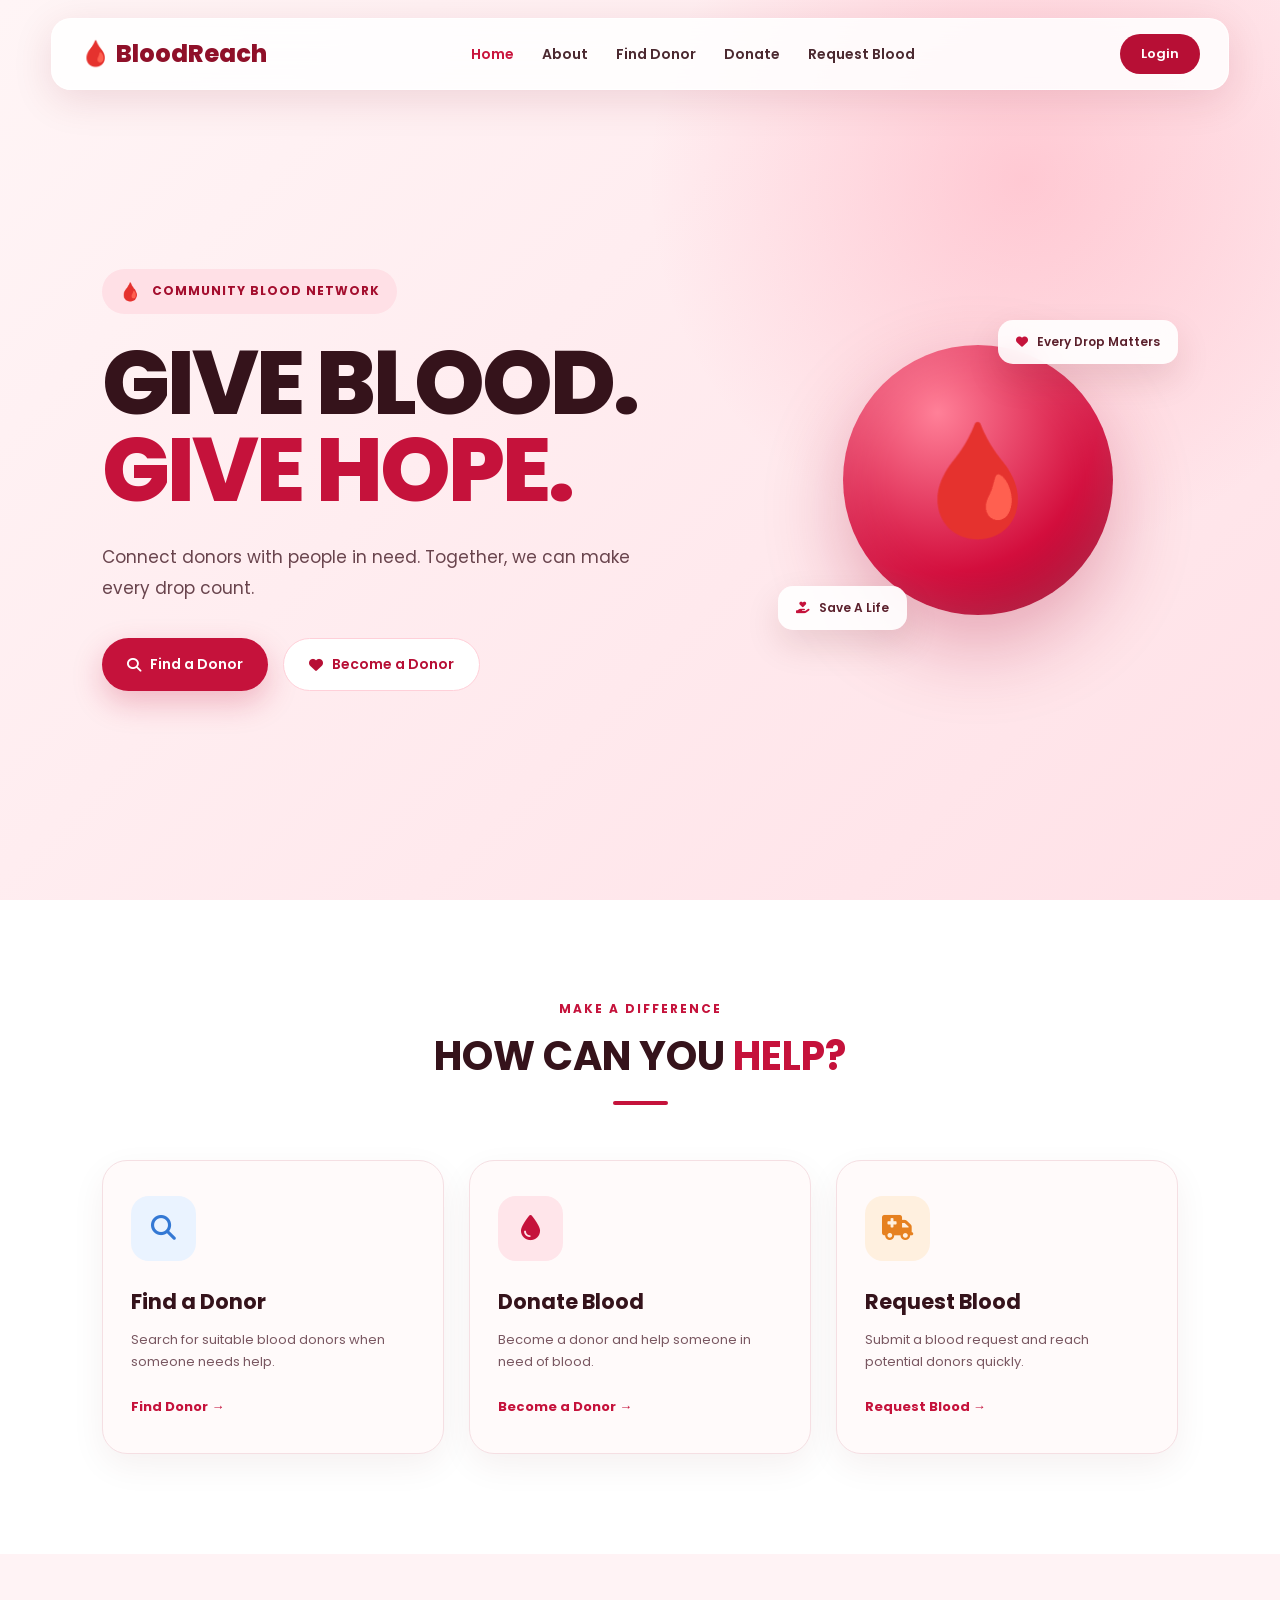
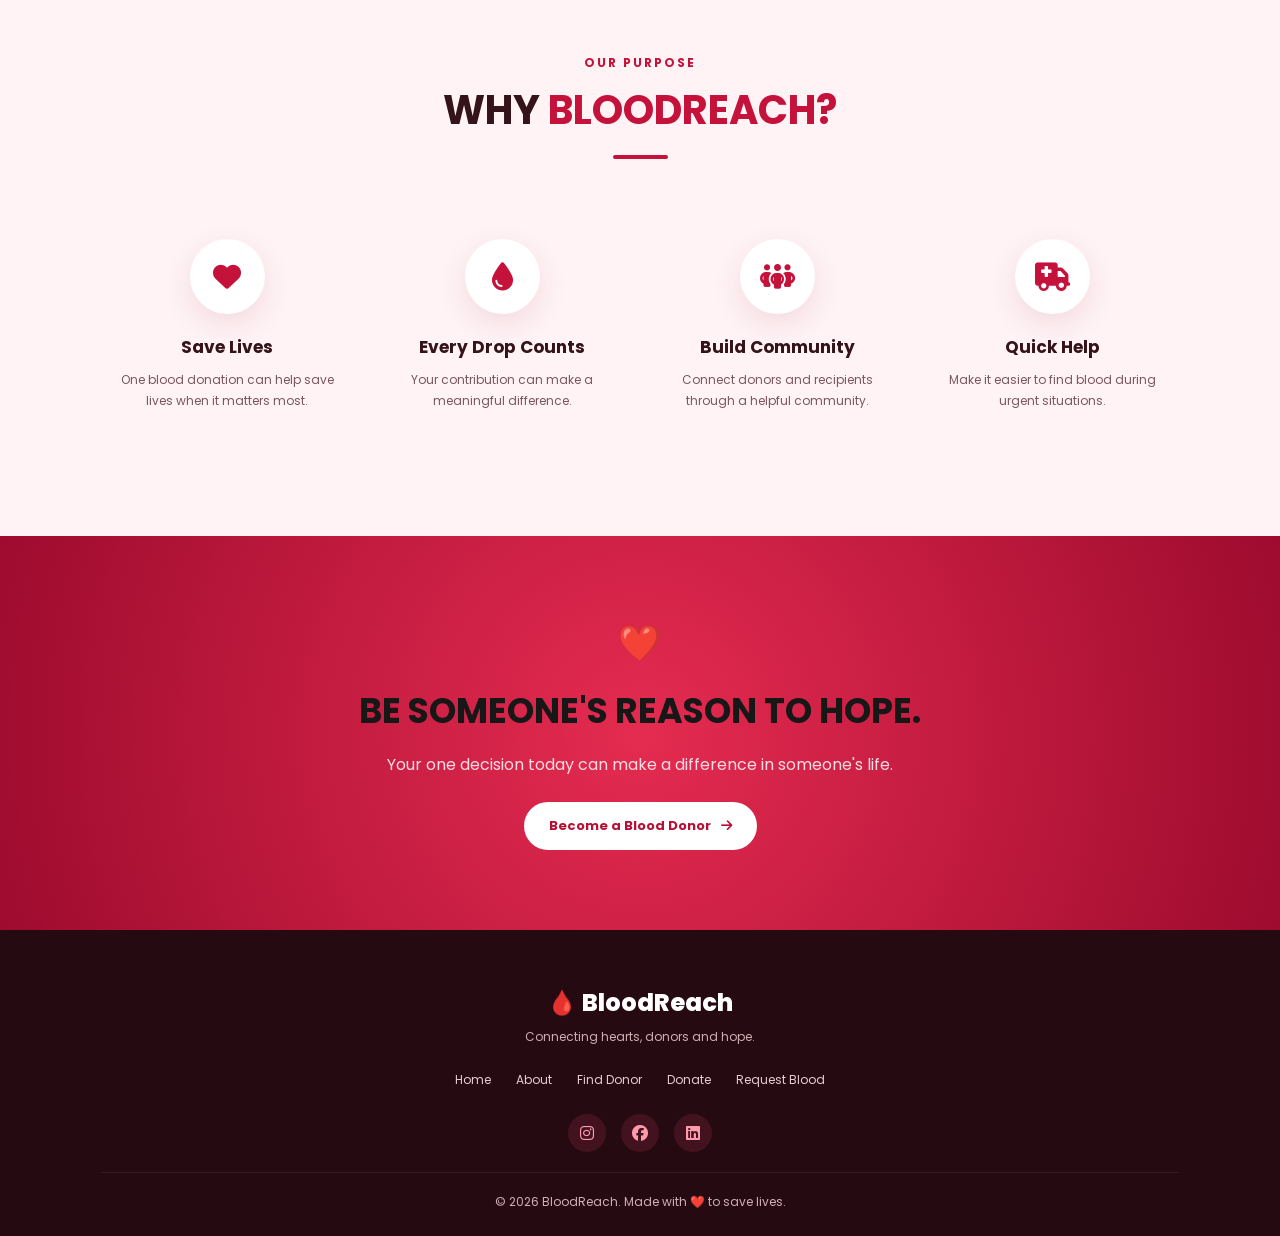
<file: index.html>
<!DOCTYPE html>
<html lang="en">
<head>
    <meta charset="UTF-8">
    <meta name="viewport" content="width=device-width, initial-scale=1.0">

    <title>BloodReach | Give Blood. Give Hope.</title>

    <!-- Google Font -->
    <link rel="preconnect" href="https://fonts.googleapis.com">
    <link rel="preconnect" href="https://fonts.gstatic.com" crossorigin>
    <link href="https://fonts.googleapis.com/css2?family=Poppins:wght@400;500;600;700;800&display=swap" rel="stylesheet">

    <!-- Font Awesome -->
    <link rel="stylesheet"
          href="https://cdnjs.cloudflare.com/ajax/libs/font-awesome/6.5.2/css/all.min.css">

    <!-- Your CSS -->
    <link rel="stylesheet" href="./style.css">
</head>

<body>

<!-- ================= NAVBAR ================= -->

<header class="navbar">

    <a href="index.html" class="logo">
        <span>🩸</span> BloodReach
    </a>

    <nav>
        <a href="index.html" class="active">Home</a>
        <a href="about.html">About</a>
        <a href="donor.html">Find Donor</a>
        <a href="donate.html">Donate</a>
        <a href="request.html">Request Blood</a>
    </nav>

    <a href="login.html" class="login-btn">
        Login
    </a>

</header>


<!-- ================= HERO ================= -->

<section class="hero">

    <div class="hero-content">

        <div class="small-title">
            <span>🩸</span>
            COMMUNITY BLOOD NETWORK
        </div>

        <h1>
            GIVE BLOOD.<br>
            <span>GIVE HOPE.</span>
        </h1>

        <p>
            Connect donors with people in need.
            Together, we can make every drop count.
        </p>

        <div class="hero-buttons">

            <a href="donor.html" class="btn primary-btn">
                <i class="fa-solid fa-magnifying-glass"></i>
                Find a Donor
            </a>

            <a href="donate.html" class="btn secondary-btn">
                <i class="fa-solid fa-heart"></i>
                Become a Donor
            </a>

        </div>

    </div>

    <div class="hero-blood">

        <div class="blood-circle">
            🩸
        </div>

        <div class="floating-card card-one">
            <i class="fa-solid fa-heart"></i>
            Every Drop Matters
        </div>

        <div class="floating-card card-two">
            <i class="fa-solid fa-hand-holding-heart"></i>
            Save A Life
        </div>

    </div>

</section>


<!-- ================= HELP SECTION ================= -->

<section class="help-section">

    <div class="section-heading">

        <p>MAKE A DIFFERENCE</p>

        <h2>
            HOW CAN YOU <span>HELP?</span>
        </h2>

        <div class="heading-line"></div>

    </div>


    <div class="help-cards">

        <!-- Find Donor -->

        <a href="donor.html" class="help-card">

            <div class="icon-box blue">
                <i class="fa-solid fa-magnifying-glass"></i>
            </div>

            <h3>Find a Donor</h3>

            <p>
                Search for suitable blood donors
                when someone needs help.
            </p>

            <span class="card-link">
                Find Donor →
            </span>

        </a>


        <!-- Donate -->

        <a href="donate.html" class="help-card">

            <div class="icon-box red">
                <i class="fa-solid fa-droplet"></i>
            </div>

            <h3>Donate Blood</h3>

            <p>
                Become a donor and help someone
                in need of blood.
            </p>

            <span class="card-link">
                Become a Donor →
            </span>

        </a>


        <!-- Request -->

        <a href="request.html" class="help-card">

            <div class="icon-box orange">
                <i class="fa-solid fa-truck-medical"></i>
            </div>

            <h3>Request Blood</h3>

            <p>
                Submit a blood request and
                reach potential donors quickly.
            </p>

            <span class="card-link">
                Request Blood →
            </span>

        </a>

    </div>

</section>


<!-- ================= WHY BLOODREACH ================= -->

<section class="why-section">

    <div class="section-heading">

        <p>OUR PURPOSE</p>

        <h2>
            WHY <span>BLOODREACH?</span>
        </h2>

        <div class="heading-line"></div>

    </div>


    <div class="why-container">

        <div class="why-item">

            <div class="why-icon">
                <i class="fa-solid fa-heart"></i>
            </div>

            <h3>Save Lives</h3>

            <p>
                One blood donation can help
                save lives when it matters most.
            </p>

        </div>


        <div class="why-item">

            <div class="why-icon">
                <i class="fa-solid fa-droplet"></i>
            </div>

            <h3>Every Drop Counts</h3>

            <p>
                Your contribution can make
                a meaningful difference.
            </p>

        </div>


        <div class="why-item">

            <div class="why-icon">
                <i class="fa-solid fa-people-group"></i>
            </div>

            <h3>Build Community</h3>

            <p>
                Connect donors and recipients
                through a helpful community.
            </p>

        </div>


        <div class="why-item">

            <div class="why-icon">
                <i class="fa-solid fa-truck-medical"></i>
            </div>

            <h3>Quick Help</h3>

            <p>
                Make it easier to find blood
                during urgent situations.
            </p>

        </div>

    </div>

</section>


<!-- ================= CTA ================= -->

<section class="cta-section">

    <div>

        <span>❤️</span>

        <h2>
            BE SOMEONE'S REASON TO HOPE.
        </h2>

        <p>
            Your one decision today can make
            a difference in someone's life.
        </p>

        <a href="donate.html" class="cta-btn">
            Become a Blood Donor
            <i class="fa-solid fa-arrow-right"></i>
        </a>

    </div>

</section>


<!-- ================= FOOTER ================= -->

<footer>

    <div class="footer-logo">
        🩸 BloodReach
    </div>

    <p>
        Connecting hearts, donors and hope.
    </p>

    <div class="footer-links">
        <a href="index.html">Home</a>
        <a href="about.html">About</a>
        <a href="donor.html">Find Donor</a>
        <a href="donate.html">Donate</a>
        <a href="request.html">Request Blood</a>
    </div>

    <div class="socials">

        <i class="fa-brands fa-instagram"></i>
        <i class="fa-brands fa-facebook"></i>
        <i class="fa-brands fa-linkedin"></i>

    </div>

    <p class="copyright">
        © 2026 BloodReach. Made with ❤️ to save lives.
    </p>

</footer>

</body>
</html>
</file>
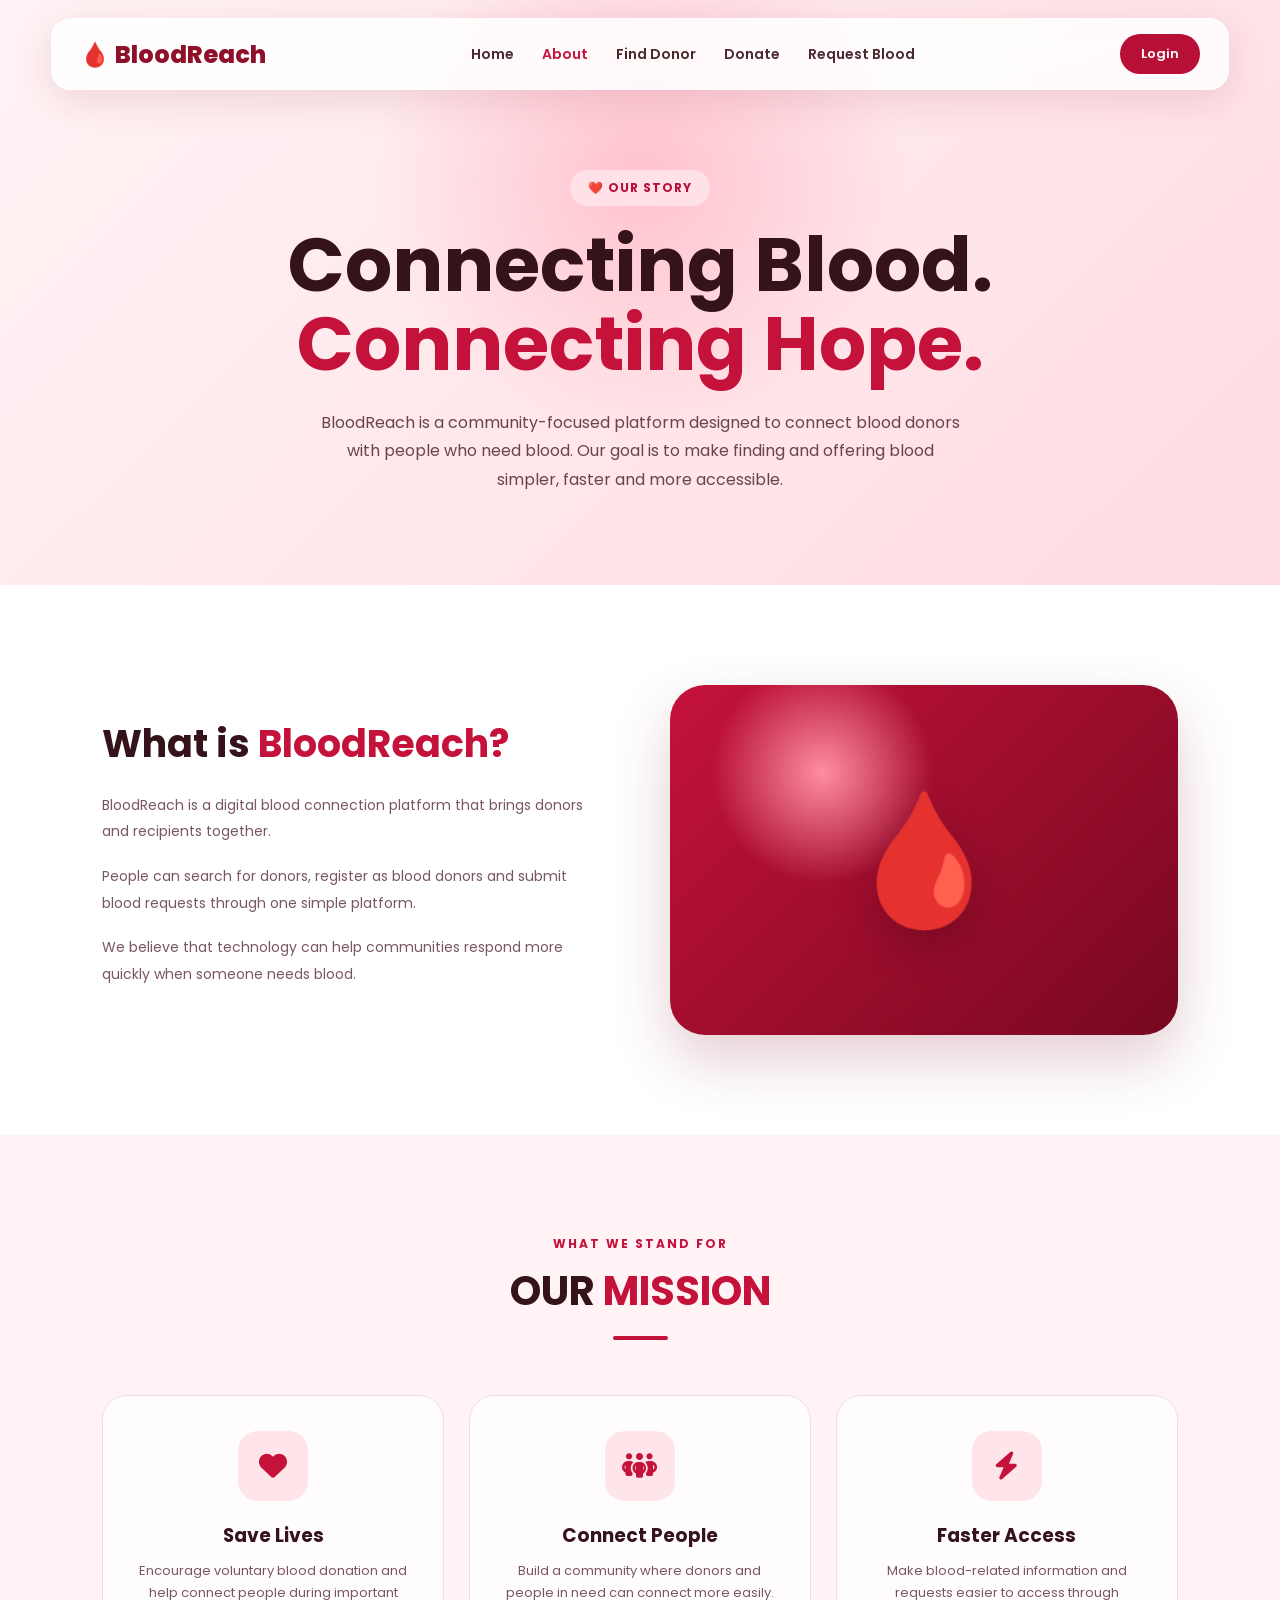
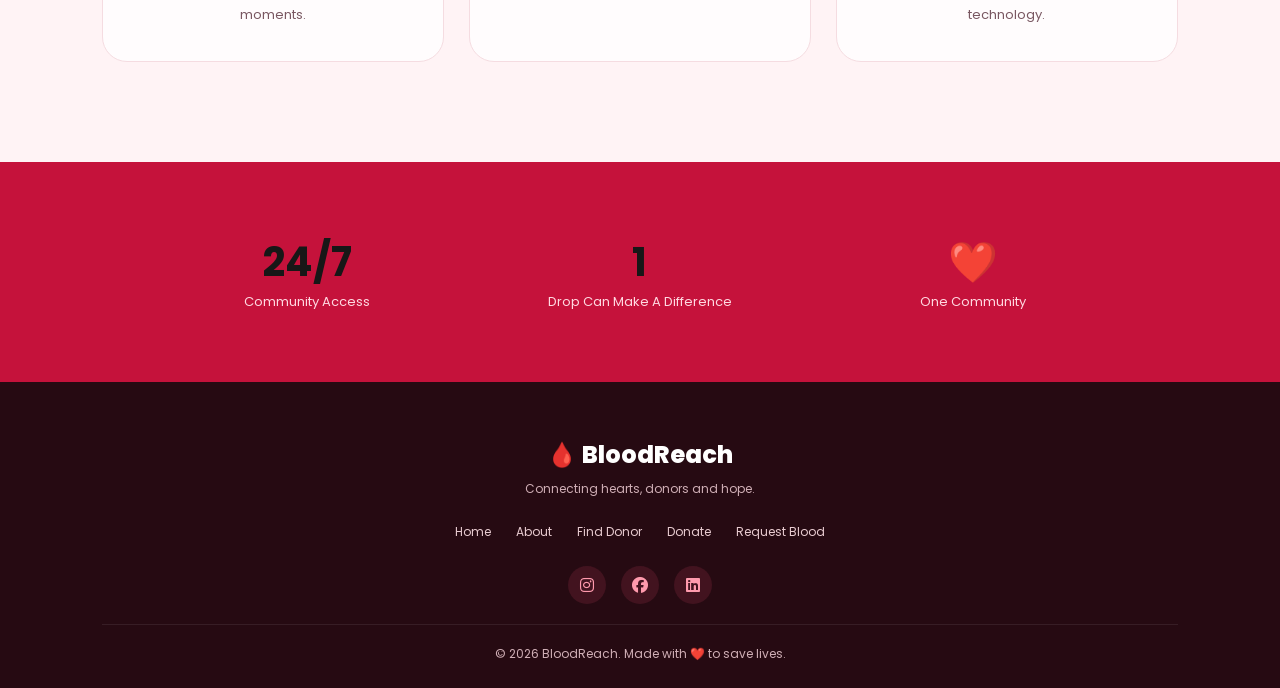
<file: about.html>
<!DOCTYPE html>
<html lang="en">
<head>
    <meta charset="UTF-8">
    <meta name="viewport" content="width=device-width, initial-scale=1.0">

    <title>About Us | BloodReach</title>

    <link rel="preconnect" href="https://fonts.googleapis.com">
    <link rel="preconnect" href="https://fonts.gstatic.com" crossorigin>

    <link href="https://fonts.googleapis.com/css2?family=Poppins:wght@400;500;600;700;800&display=swap" rel="stylesheet">

    <link rel="stylesheet"
          href="https://cdnjs.cloudflare.com/ajax/libs/font-awesome/6.5.2/css/all.min.css">

    <link rel="stylesheet" href="./style.css">

    <style>

        .about-hero {
            min-height: 65vh;
            padding: 160px 8% 80px;

            display: flex;
            align-items: center;
            justify-content: center;

            text-align: center;

            background:
                radial-gradient(circle at 50% 30%,
                rgba(255,80,110,.25),
                transparent 35%),
                linear-gradient(135deg,#fff3f5,#ffdce3);
        }

        .about-hero-content {
            max-width: 800px;
        }

        .about-badge {
            display: inline-block;

            padding: 9px 18px;

            background: #ffe1e7;
            color: #b70f35;

            border-radius: 30px;

            font-size: 12px;
            font-weight: 700;

            letter-spacing: 1px;
        }

        .about-hero h1 {
            margin-top: 20px;

            font-size: clamp(45px,6vw,75px);

            color: #35131b;

            line-height: 1.05;
        }

        .about-hero h1 span {
            color: #c5123b;
        }

        .about-hero p {
            margin: 25px auto 0;

            max-width: 650px;

            color: #69444d;

            line-height: 1.8;
        }


        /* ABOUT CONTENT */

        .about-content {
            padding: 100px 8%;

            background: white;
        }

        .about-grid {
            max-width: 1100px;

            margin: auto;

            display: grid;

            grid-template-columns: 1fr 1fr;

            gap: 60px;

            align-items: center;
        }

        .about-text h2 {
            font-size: 38px;

            color: #35131b;

            margin-bottom: 20px;
        }

        .about-text h2 span {
            color: #c5123b;
        }

        .about-text p {
            color: #795761;

            line-height: 1.9;

            font-size: 14px;

            margin-bottom: 18px;
        }

        .about-visual {
            min-height: 350px;

            border-radius: 35px;

            display: flex;

            align-items: center;

            justify-content: center;

            background:
                radial-gradient(circle at 30% 25%,
                #ff8da4,
                transparent 25%),
                linear-gradient(135deg,#c5123b,#760820);

            box-shadow: 0 25px 60px rgba(120,0,30,.2);

            position: relative;

            overflow: hidden;
        }

        .about-drop {
            font-size: 130px;

            filter: drop-shadow(0 15px 20px rgba(0,0,0,.2));

            animation: floatDrop 3s ease-in-out infinite;
        }

        @keyframes floatDrop {
            0%,100% {
                transform: translateY(0);
            }

            50% {
                transform: translateY(-15px);
            }
        }


        /* MISSION */

        .mission-section {
            padding: 100px 8%;

            background: #fff3f5;
        }

        .mission-cards {
            max-width: 1100px;

            margin: auto;

            display: grid;

            grid-template-columns: repeat(3,1fr);

            gap: 25px;
        }

        .mission-card {
            padding: 35px 25px;

            text-align: center;

            background: rgba(255,255,255,.8);

            border: 1px solid #f5dce1;

            border-radius: 25px;

            transition: .4s;
        }

        .mission-card:hover {
            transform: translateY(-10px);

            box-shadow: 0 20px 40px rgba(150,0,40,.1);
        }

        .mission-icon {
            width: 70px;
            height: 70px;

            margin: auto auto 20px;

            display: flex;

            align-items: center;
            justify-content: center;

            border-radius: 20px;

            background: #ffe4e9;

            color: #c5123b;

            font-size: 28px;
        }

        .mission-card h3 {
            color: #35131b;

            margin-bottom: 10px;
        }

        .mission-card p {
            color: #795761;

            font-size: 13px;

            line-height: 1.7;
        }


        /* STATISTICS */

        .stats-section {
            padding: 70px 8%;

            background: #c5123b;

            color: white;
        }

        .stats {
            max-width: 1000px;

            margin: auto;

            display: grid;

            grid-template-columns: repeat(3,1fr);

            text-align: center;
        }

        .stat h2 {
            font-size: 40px;
        }

        .stat p {
            color: #ffd9e1;

            font-size: 13px;
        }


        @media(max-width:800px) {

            .about-grid {
                grid-template-columns: 1fr;
            }

            .mission-cards {
                grid-template-columns: 1fr;
            }

            .stats {
                grid-template-columns: 1fr;

                gap: 30px;
            }

        }

    </style>
</head>

<body>


<!-- NAVBAR -->

<header class="navbar">

    <a href="index.html" class="logo">
        🩸 BloodReach
    </a>

    <nav>

        <a href="index.html">Home</a>

        <a href="about.html" class="active">
            About
        </a>

        <a href="donor.html">
            Find Donor
        </a>

        <a href="donate.html">
            Donate
        </a>

        <a href="request.html">
            Request Blood
        </a>

    </nav>

    <a href="login.html" class="login-btn">
        Login
    </a>

</header>


<!-- ABOUT HERO -->

<section class="about-hero">

    <div class="about-hero-content">

        <span class="about-badge">
            ❤️ OUR STORY
        </span>

        <h1>
            Connecting Blood.
            <span>Connecting Hope.</span>
        </h1>

        <p>
            BloodReach is a community-focused platform designed
            to connect blood donors with people who need blood.
            Our goal is to make finding and offering blood
            simpler, faster and more accessible.
        </p>

    </div>

</section>


<!-- ABOUT -->

<section class="about-content">

    <div class="about-grid">

        <div class="about-text">

            <h2>
                What is <span>BloodReach?</span>
            </h2>

            <p>
                BloodReach is a digital blood connection platform
                that brings donors and recipients together.
            </p>

            <p>
                People can search for donors, register as blood
                donors and submit blood requests through one
                simple platform.
            </p>

            <p>
                We believe that technology can help communities
                respond more quickly when someone needs blood.
            </p>

        </div>


        <div class="about-visual">

            <div class="about-drop">
                🩸
            </div>

        </div>

    </div>

</section>


<!-- MISSION -->

<section class="mission-section">

    <div class="section-heading">

        <p>WHAT WE STAND FOR</p>

        <h2>
            OUR <span>MISSION</span>
        </h2>

        <div class="heading-line"></div>

    </div>


    <div class="mission-cards">

        <div class="mission-card">

            <div class="mission-icon">
                <i class="fa-solid fa-heart"></i>
            </div>

            <h3>
                Save Lives
            </h3>

            <p>
                Encourage voluntary blood donation
                and help connect people during
                important moments.
            </p>

        </div>


        <div class="mission-card">

            <div class="mission-icon">
                <i class="fa-solid fa-people-group"></i>
            </div>

            <h3>
                Connect People
            </h3>

            <p>
                Build a community where donors
                and people in need can connect
                more easily.
            </p>

        </div>


        <div class="mission-card">

            <div class="mission-icon">
                <i class="fa-solid fa-bolt"></i>
            </div>

            <h3>
                Faster Access
            </h3>

            <p>
                Make blood-related information
                and requests easier to access
                through technology.
            </p>

        </div>

    </div>

</section>


<!-- STATS -->

<section class="stats-section">

    <div class="stats">

        <div class="stat">

            <h2>24/7</h2>

            <p>
                Community Access
            </p>

        </div>


        <div class="stat">

            <h2>1</h2>

            <p>
                Drop Can Make A Difference
            </p>

        </div>


        <div class="stat">

            <h2>❤️</h2>

            <p>
                One Community
            </p>

        </div>

    </div>

</section>


<!-- FOOTER -->

<footer>

    <div class="footer-logo">
        🩸 BloodReach
    </div>

    <p>
        Connecting hearts, donors and hope.
    </p>

    <div class="footer-links">

        <a href="index.html">Home</a>

        <a href="about.html">About</a>

        <a href="donor.html">Find Donor</a>

        <a href="donate.html">Donate</a>

        <a href="request.html">Request Blood</a>

    </div>

    <div class="socials">

        <i class="fa-brands fa-instagram"></i>

        <i class="fa-brands fa-facebook"></i>

        <i class="fa-brands fa-linkedin"></i>

    </div>

    <p class="copyright">
        © 2026 BloodReach. Made with ❤️ to save lives.
    </p>

</footer>

</body>
</html>
</file>
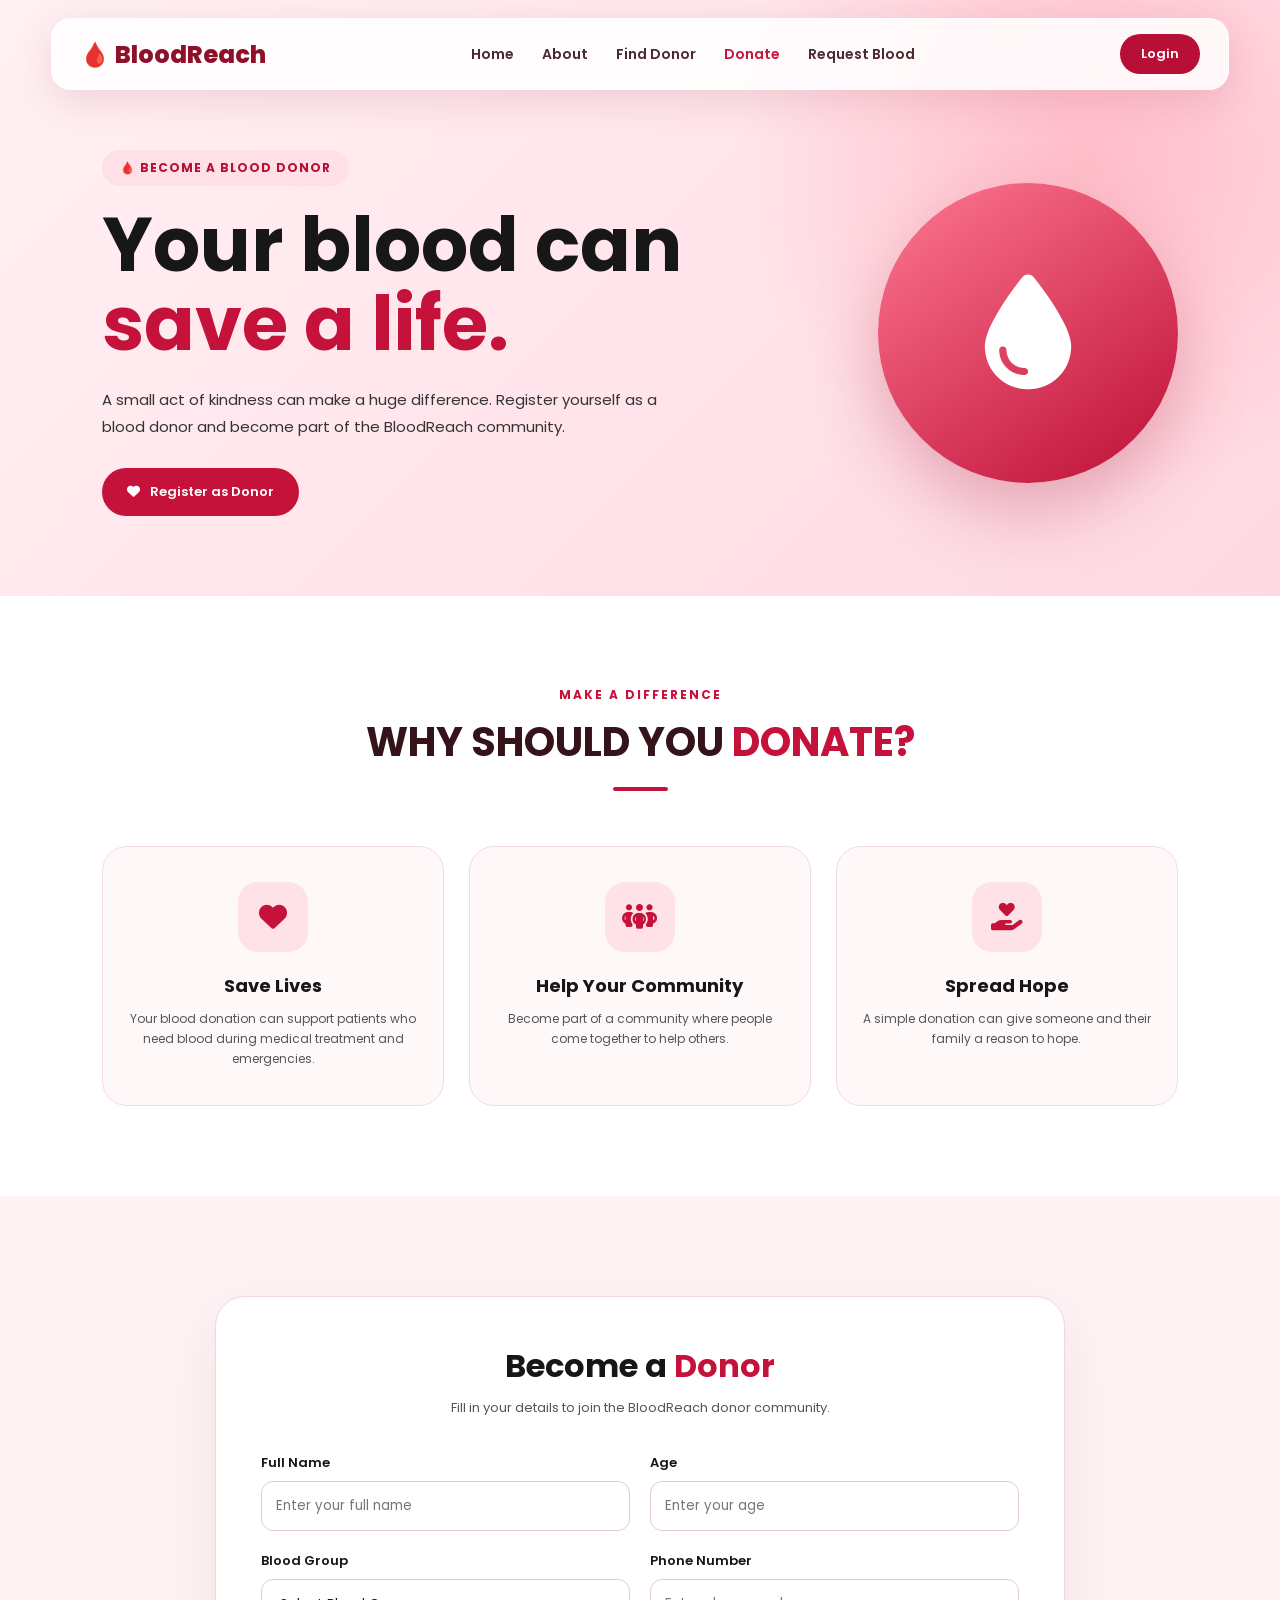
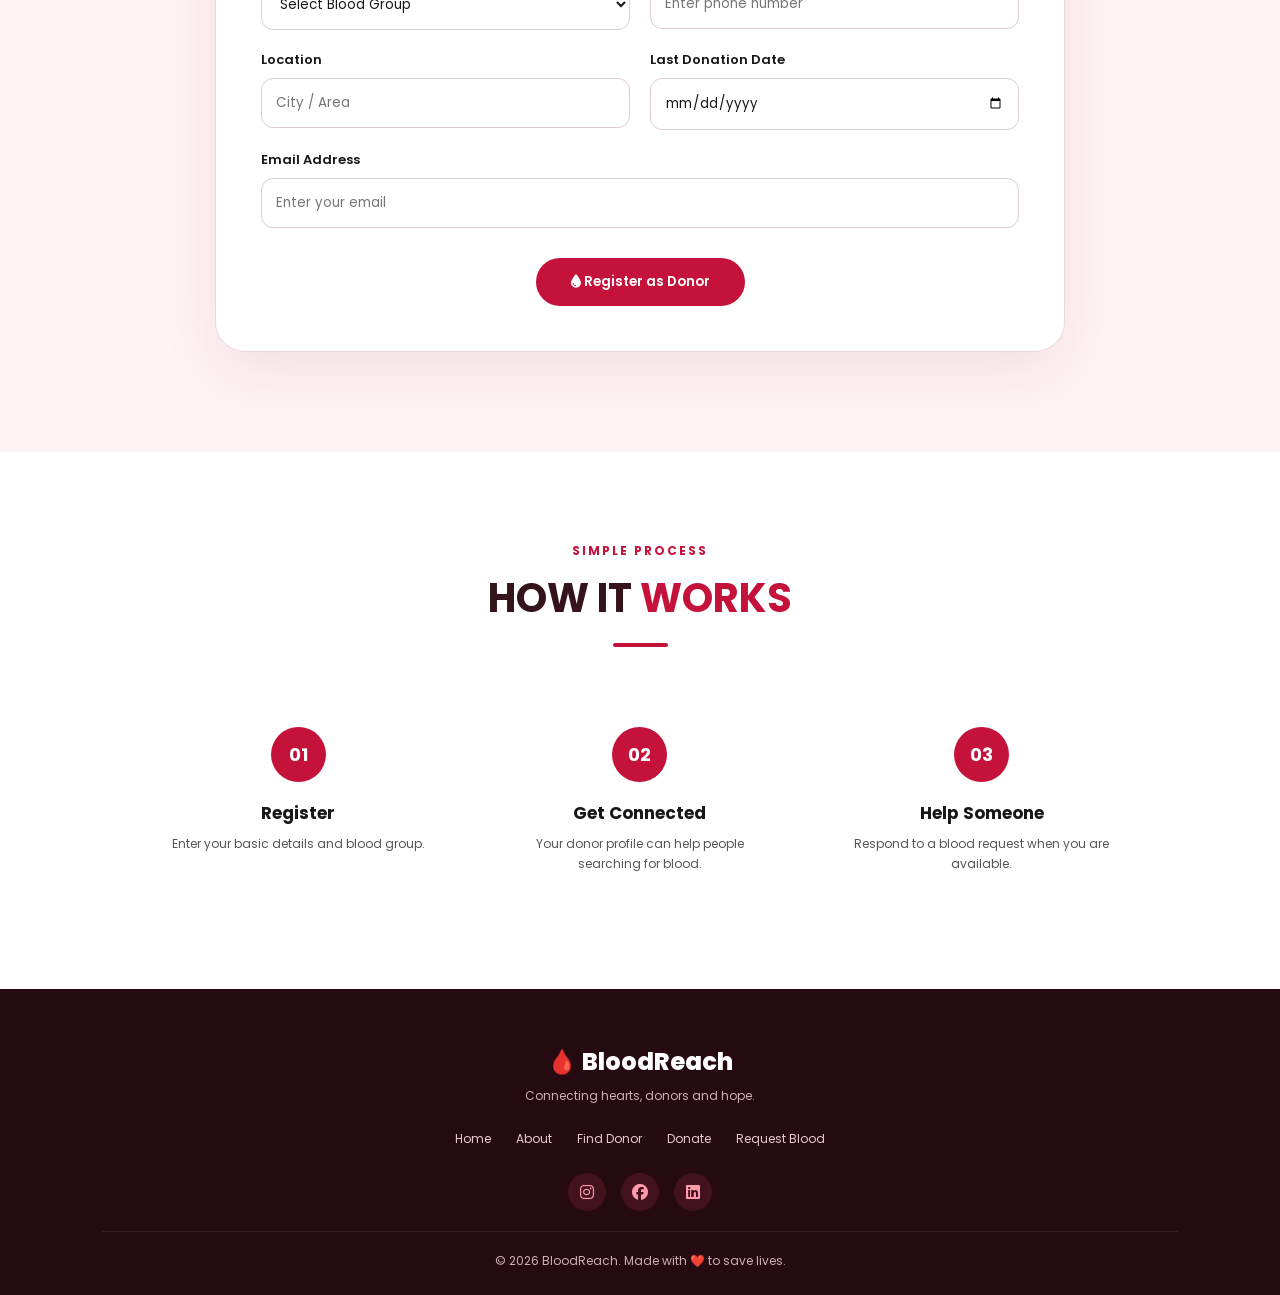
<file: donate.html>
<!DOCTYPE html>
<html lang="en">

<head>

    <meta charset="UTF-8">

    <meta name="viewport" content="width=device-width, initial-scale=1.0">

    <title>Become a Donor | BloodReach</title>

    <link rel="preconnect" href="https://fonts.googleapis.com">

    <link rel="preconnect"
          href="https://fonts.gstatic.com"
          crossorigin>

    <link href="https://fonts.googleapis.com/css2?family=Poppins:wght@400;500;600;700;800&display=swap"
          rel="stylesheet">

    <link rel="stylesheet"
          href="https://cdnjs.cloudflare.com/ajax/libs/font-awesome/6.5.2/css/all.min.css">

    <link rel="stylesheet"
          href="./style.css">


    <style>

        /* =========================
           DONATE HERO
        ========================= */

        .donate-hero {

            min-height: 60vh;

            padding: 150px 8% 80px;

            display: flex;

            align-items: center;

            justify-content: space-between;

            gap: 50px;

            background:
                radial-gradient(
                    circle at 85% 25%,
                    rgba(255,80,110,.25),
                    transparent 30%
                ),
                linear-gradient(
                    135deg,
                    #fff1f4,
                    #ffd9e2
                );

        }


        .donate-content {

            max-width: 650px;

        }


        .donate-badge {

            display: inline-block;

            padding: 9px 18px;

            border-radius: 30px;

            background: #ffe0e7;

            color: #b70f35;

            font-size: 12px;

            font-weight: 700;

            letter-spacing: 1px;

        }


        .donate-content h1 {

            margin-top: 20px;

            font-size: clamp(
                45px,
                6vw,
                75px
            );

            line-height: 1.05;

            color: #171717;

        }


        .donate-content h1 span {

            color: #c5123b;

        }


        .donate-content p {

            margin-top: 22px;

            max-width: 570px;

            color: #333333;

            font-size: 15px;

            line-height: 1.8;

        }


        .donate-button {

            display: inline-flex;

            align-items: center;

            gap: 10px;

            margin-top: 28px;

            padding: 14px 25px;

            border-radius: 30px;

            background: #c5123b;

            color: white;

            text-decoration: none;

            font-size: 13px;

            font-weight: 600;

            transition: .3s;

        }


        .donate-button:hover {

            transform: translateY(-4px);

            box-shadow:
                0 12px 30px
                rgba(197,18,59,.3);

        }


        /* =========================
           HERO BLOOD ICON
        ========================= */

        .donate-visual {

            width: 300px;

            height: 300px;

            display: flex;

            align-items: center;

            justify-content: center;

            border-radius: 50%;

            background:
                linear-gradient(
                    145deg,
                    #ff7891,
                    #bd0e36
                );

            box-shadow:
                0 30px 70px
                rgba(150,0,40,.25);

            animation: floating 4s ease-in-out infinite;

        }


        .donate-visual i {

            font-size: 115px;

            color: white;

        }


        @keyframes floating {

            0%,100% {
                transform: translateY(0);
            }

            50% {
                transform: translateY(-15px);
            }

        }


        /* =========================
           WHY DONATE
        ========================= */

        .benefits-section {

            padding: 90px 8%;

            background: white;

        }


        .benefits {

            max-width: 1100px;

            margin: auto;

            display: grid;

            grid-template-columns:
                repeat(3,1fr);

            gap: 25px;

        }


        .benefit-card {

            padding: 35px 25px;

            text-align: center;

            border-radius: 25px;

            background: #fff8f9;

            border: 1px solid #f2dce1;

            transition: .4s;

        }


        .benefit-card:hover {

            transform: translateY(-8px);

            box-shadow:
                0 20px 45px
                rgba(120,0,30,.1);

        }


        .benefit-icon {

            width: 70px;

            height: 70px;

            margin: auto auto 20px;

            display: flex;

            align-items: center;

            justify-content: center;

            border-radius: 20px;

            background: #ffe2e8;

            color: #c5123b;

            font-size: 28px;

        }


        .benefit-card h3 {

            color: #171717;

            font-size: 18px;

            margin-bottom: 10px;

        }


        .benefit-card p {

            color: #555555;

            font-size: 12px;

            line-height: 1.7;

        }


        /* =========================
           DONOR FORM
        ========================= */

        .register-section {

            padding: 100px 8%;

            background: #fff3f5;

        }


        .register-box {

            max-width: 850px;

            margin: auto;

            padding: 45px;

            background: white;

            border-radius: 30px;

            border: 1px solid #f0d7dd;

            box-shadow:
                0 20px 60px
                rgba(100,0,30,.08);

        }


        .register-heading {

            text-align: center;

            margin-bottom: 35px;

        }


        .register-heading h2 {

            font-size: 32px;

            color: #171717;

        }


        .register-heading h2 span {

            color: #c5123b;

        }


        .register-heading p {

            margin-top: 8px;

            font-size: 13px;

            color: #555555;

        }


        .donor-form {

            display: grid;

            grid-template-columns:
                repeat(2,1fr);

            gap: 20px;

        }


        .input-group {

            display: flex;

            flex-direction: column;

        }


        .input-group label {

            margin-bottom: 8px;

            font-size: 13px;

            font-weight: 600;

            color: #171717;

        }


        .input-group input,
        .input-group select {

            padding: 14px;

            border-radius: 12px;

            border: 1px solid #e1cbd1;

            background: #fff;

            color: #171717;

            font-family: 'Poppins', sans-serif;

            outline: none;

            transition: .3s;

        }


        .input-group input:focus,
        .input-group select:focus {

            border-color: #c5123b;

            box-shadow:
                0 0 0 4px
                rgba(197,18,59,.08);

        }


        .full-width {

            grid-column: 1 / -1;

        }


        .register-button {

            grid-column: 1 / -1;

            text-align: center;

            margin-top: 10px;

        }


        .register-button button {

            padding: 14px 35px;

            border: none;

            border-radius: 30px;

            background: #c5123b;

            color: white;

            font-family: 'Poppins', sans-serif;

            font-weight: 600;

            cursor: pointer;

            transition: .3s;

        }


        .register-button button:hover {

            transform: translateY(-4px);

            box-shadow:
                0 12px 30px
                rgba(197,18,59,.25);

        }


        /* =========================
           DONATION STEPS
        ========================= */

        .steps-section {

            padding: 90px 8%;

            background: white;

        }


        .steps {

            max-width: 1000px;

            margin: auto;

            display: grid;

            grid-template-columns:
                repeat(3,1fr);

            gap: 25px;

        }


        .step {

            text-align: center;

            padding: 25px;

        }


        .step-number {

            width: 55px;

            height: 55px;

            margin: auto auto 18px;

            display: flex;

            align-items: center;

            justify-content: center;

            border-radius: 50%;

            background: #c5123b;

            color: white;

            font-size: 18px;

            font-weight: 700;

        }


        .step h3 {

            font-size: 17px;

            color: #171717;

            margin-bottom: 8px;

        }


        .step p {

            color: #555555;

            font-size: 12px;

            line-height: 1.7;

        }


        /* =========================
           RESPONSIVE
        ========================= */

        @media(max-width:900px) {

            .donate-hero {

                flex-direction: column;

                text-align: center;

                padding-top: 160px;

            }


            .donate-visual {

                width: 230px;

                height: 230px;

            }


            .donate-visual i {

                font-size: 85px;

            }


            .benefits {

                grid-template-columns:
                    1fr;

            }


            .steps {

                grid-template-columns:
                    1fr;

            }

        }


        @media(max-width:600px) {

            .donor-form {

                grid-template-columns:
                    1fr;

            }


            .full-width {

                grid-column: auto;

            }


            .register-button {

                grid-column: auto;

            }


            .register-box {

                padding: 25px 20px;

            }

        }

    </style>

</head>


<body>


<!-- =========================
     NAVBAR
========================= -->

<header class="navbar">

    <a href="index.html"
       class="logo">

        🩸 BloodReach

    </a>


    <nav>

        <a href="index.html">
            Home
        </a>

        <a href="about.html">
            About
        </a>

        <a href="donor.html">
            Find Donor
        </a>

        <a href="donate.html"
           class="active">

            Donate

        </a>

        <a href="request.html">
            Request Blood
        </a>

    </nav>


    <a href="login.html"
       class="login-btn">

        Login

    </a>

</header>



<!-- =========================
     HERO
========================= -->

<section class="donate-hero">


    <div class="donate-content">

        <span class="donate-badge">

            🩸 BECOME A BLOOD DONOR

        </span>


        <h1>

            Your blood can
            <span>save a life.</span>

        </h1>


        <p>

            A small act of kindness can make
            a huge difference. Register yourself
            as a blood donor and become part of
            the BloodReach community.

        </p>


        <a href="#register"
           class="donate-button">

            <i class="fa-solid fa-heart"></i>

            Register as Donor

        </a>

    </div>


    <div class="donate-visual">

        <i class="fa-solid fa-droplet"></i>

    </div>

</section>



<!-- =========================
     WHY DONATE
========================= -->

<section class="benefits-section">


    <div class="section-heading">

        <p>
            MAKE A DIFFERENCE
        </p>

        <h2>

            WHY SHOULD YOU
            <span>DONATE?</span>

        </h2>

        <div class="heading-line"></div>

    </div>


    <div class="benefits">


        <div class="benefit-card">

            <div class="benefit-icon">

                <i class="fa-solid fa-heart"></i>

            </div>

            <h3>
                Save Lives
            </h3>

            <p>

                Your blood donation can support
                patients who need blood during
                medical treatment and emergencies.

            </p>

        </div>



        <div class="benefit-card">

            <div class="benefit-icon">

                <i class="fa-solid fa-people-group"></i>

            </div>

            <h3>
                Help Your Community
            </h3>

            <p>

                Become part of a community
                where people come together
                to help others.

            </p>

        </div>



        <div class="benefit-card">

            <div class="benefit-icon">

                <i class="fa-solid fa-hand-holding-heart"></i>

            </div>

            <h3>
                Spread Hope
            </h3>

            <p>

                A simple donation can give
                someone and their family
                a reason to hope.

            </p>

        </div>


    </div>

</section>



<!-- =========================
     REGISTER FORM
========================= -->

<section class="register-section"
         id="register">


    <div class="register-box">


        <div class="register-heading">

            <h2>

                Become a
                <span>Donor</span>

            </h2>

            <p>

                Fill in your details to join
                the BloodReach donor community.

            </p>

        </div>



        <form class="donor-form">


            <div class="input-group">

                <label>
                    Full Name
                </label>

                <input
                    type="text"
                    placeholder="Enter your full name"
                    required>

            </div>



            <div class="input-group">

                <label>
                    Age
                </label>

                <input
                    type="number"
                    placeholder="Enter your age"
                    min="18"
                    required>

            </div>



            <div class="input-group">

                <label>
                    Blood Group
                </label>

                <select required>

                    <option value="">
                        Select Blood Group
                    </option>

                    <option>A+</option>
                    <option>A-</option>

                    <option>B+</option>
                    <option>B-</option>

                    <option>AB+</option>
                    <option>AB-</option>

                    <option>O+</option>
                    <option>O-</option>

                </select>

            </div>



            <div class="input-group">

                <label>
                    Phone Number
                </label>

                <input
                    type="tel"
                    placeholder="Enter phone number"
                    required>

            </div>



            <div class="input-group">

                <label>
                    Location
                </label>

                <input
                    type="text"
                    placeholder="City / Area"
                    required>

            </div>



            <div class="input-group">

                <label>
                    Last Donation Date
                </label>

                <input
                    type="date">

            </div>



            <div class="input-group full-width">

                <label>
                    Email Address
                </label>

                <input
                    type="email"
                    placeholder="Enter your email">

            </div>



            <div class="register-button">

                <button type="submit">

                    <i class="fa-solid fa-droplet"></i>

                    Register as Donor

                </button>

            </div>


        </form>

    </div>

</section>



<!-- =========================
     HOW IT WORKS
========================= -->

<section class="steps-section">


    <div class="section-heading">

        <p>
            SIMPLE PROCESS
        </p>

        <h2>

            HOW IT
            <span>WORKS</span>

        </h2>

        <div class="heading-line"></div>

    </div>



    <div class="steps">


        <div class="step">

            <div class="step-number">
                01
            </div>

            <h3>
                Register
            </h3>

            <p>
                Enter your basic details
                and blood group.
            </p>

        </div>



        <div class="step">

            <div class="step-number">
                02
            </div>

            <h3>
                Get Connected
            </h3>

            <p>
                Your donor profile can help
                people searching for blood.
            </p>

        </div>



        <div class="step">

            <div class="step-number">
                03
            </div>

            <h3>
                Help Someone
            </h3>

            <p>
                Respond to a blood request
                when you are available.
            </p>

        </div>


    </div>

</section>



<!-- =========================
     FOOTER
========================= -->

<footer>

    <div class="footer-logo">
        🩸 BloodReach
    </div>

    <p>
        Connecting hearts, donors and hope.
    </p>


    <div class="footer-links">

        <a href="index.html">
            Home
        </a>

        <a href="about.html">
            About
        </a>

        <a href="donor.html">
            Find Donor
        </a>

        <a href="donate.html">
            Donate
        </a>

        <a href="request.html">
            Request Blood
        </a>

    </div>


    <div class="socials">

        <i class="fa-brands fa-instagram"></i>

        <i class="fa-brands fa-facebook"></i>

        <i class="fa-brands fa-linkedin"></i>

    </div>


    <p class="copyright">

        © 2026 BloodReach.
        Made with ❤️ to save lives.

    </p>

</footer>


</body>

</html>
</file>
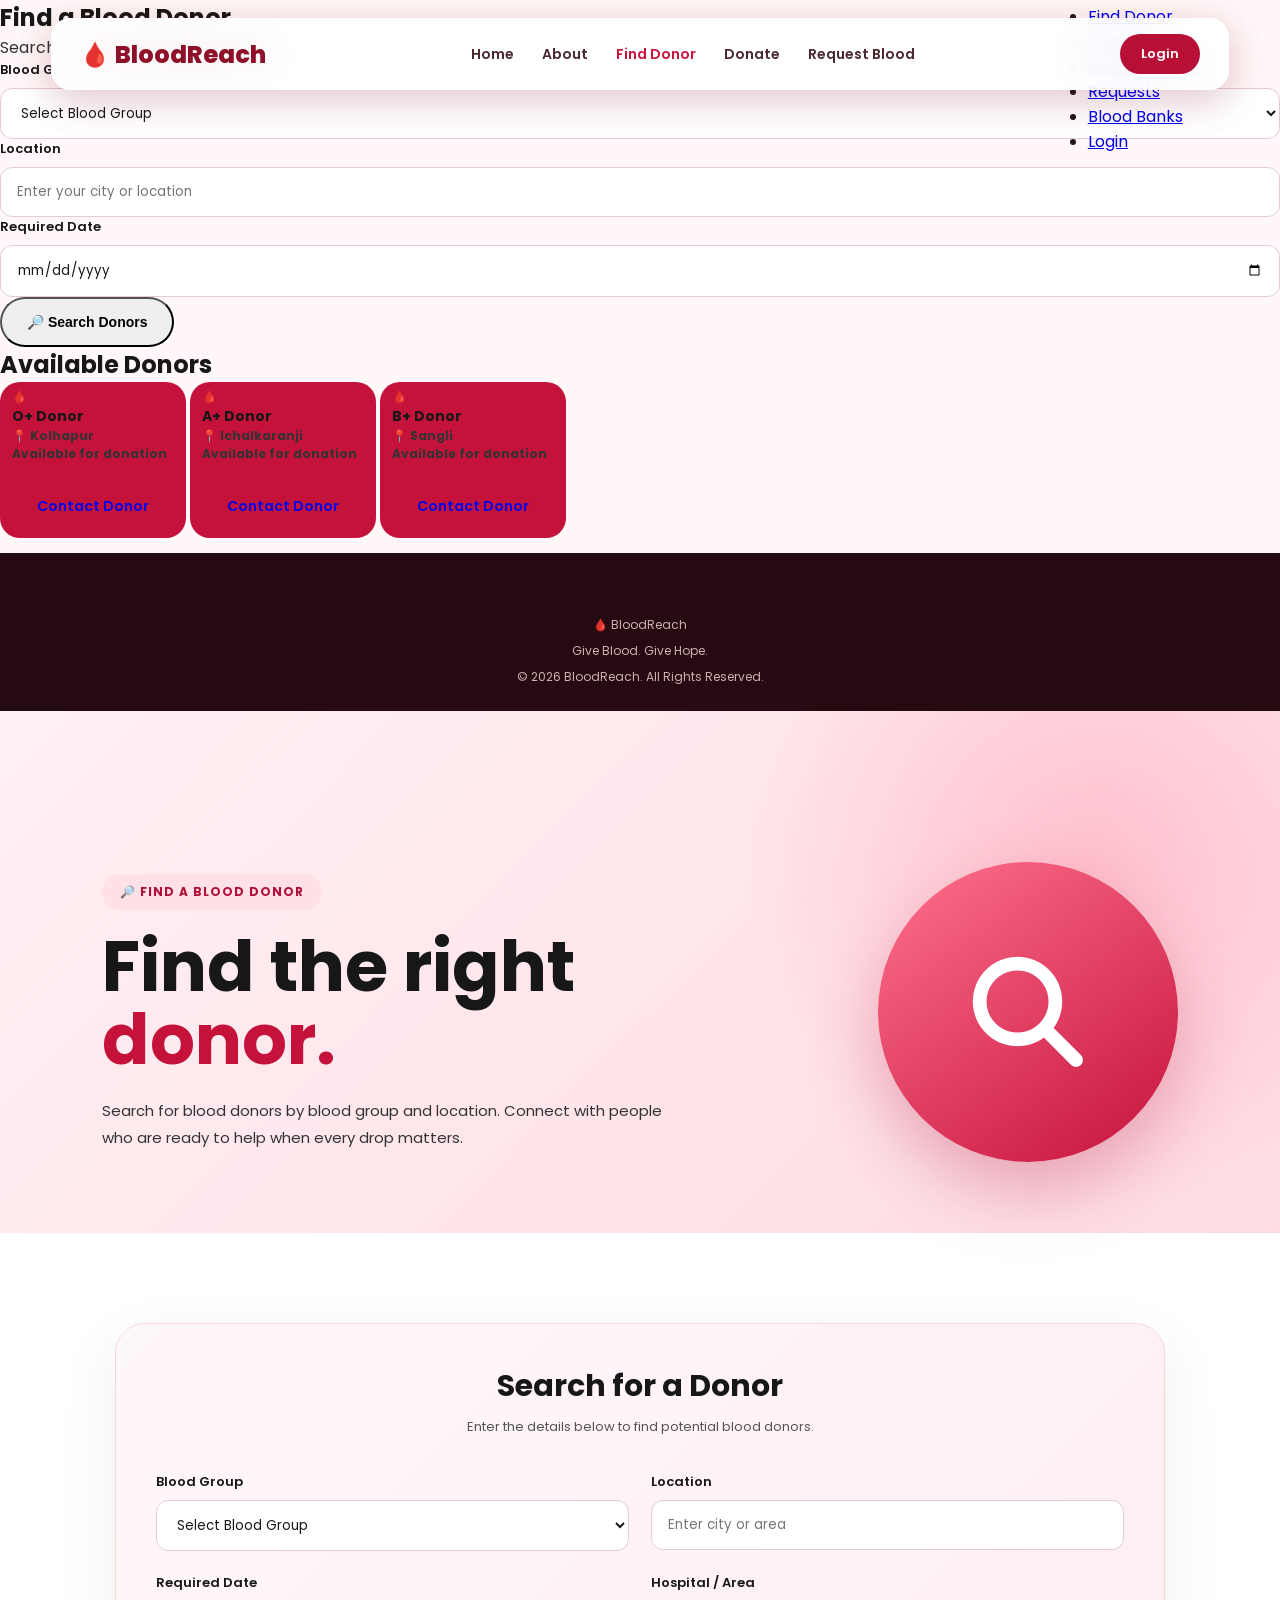
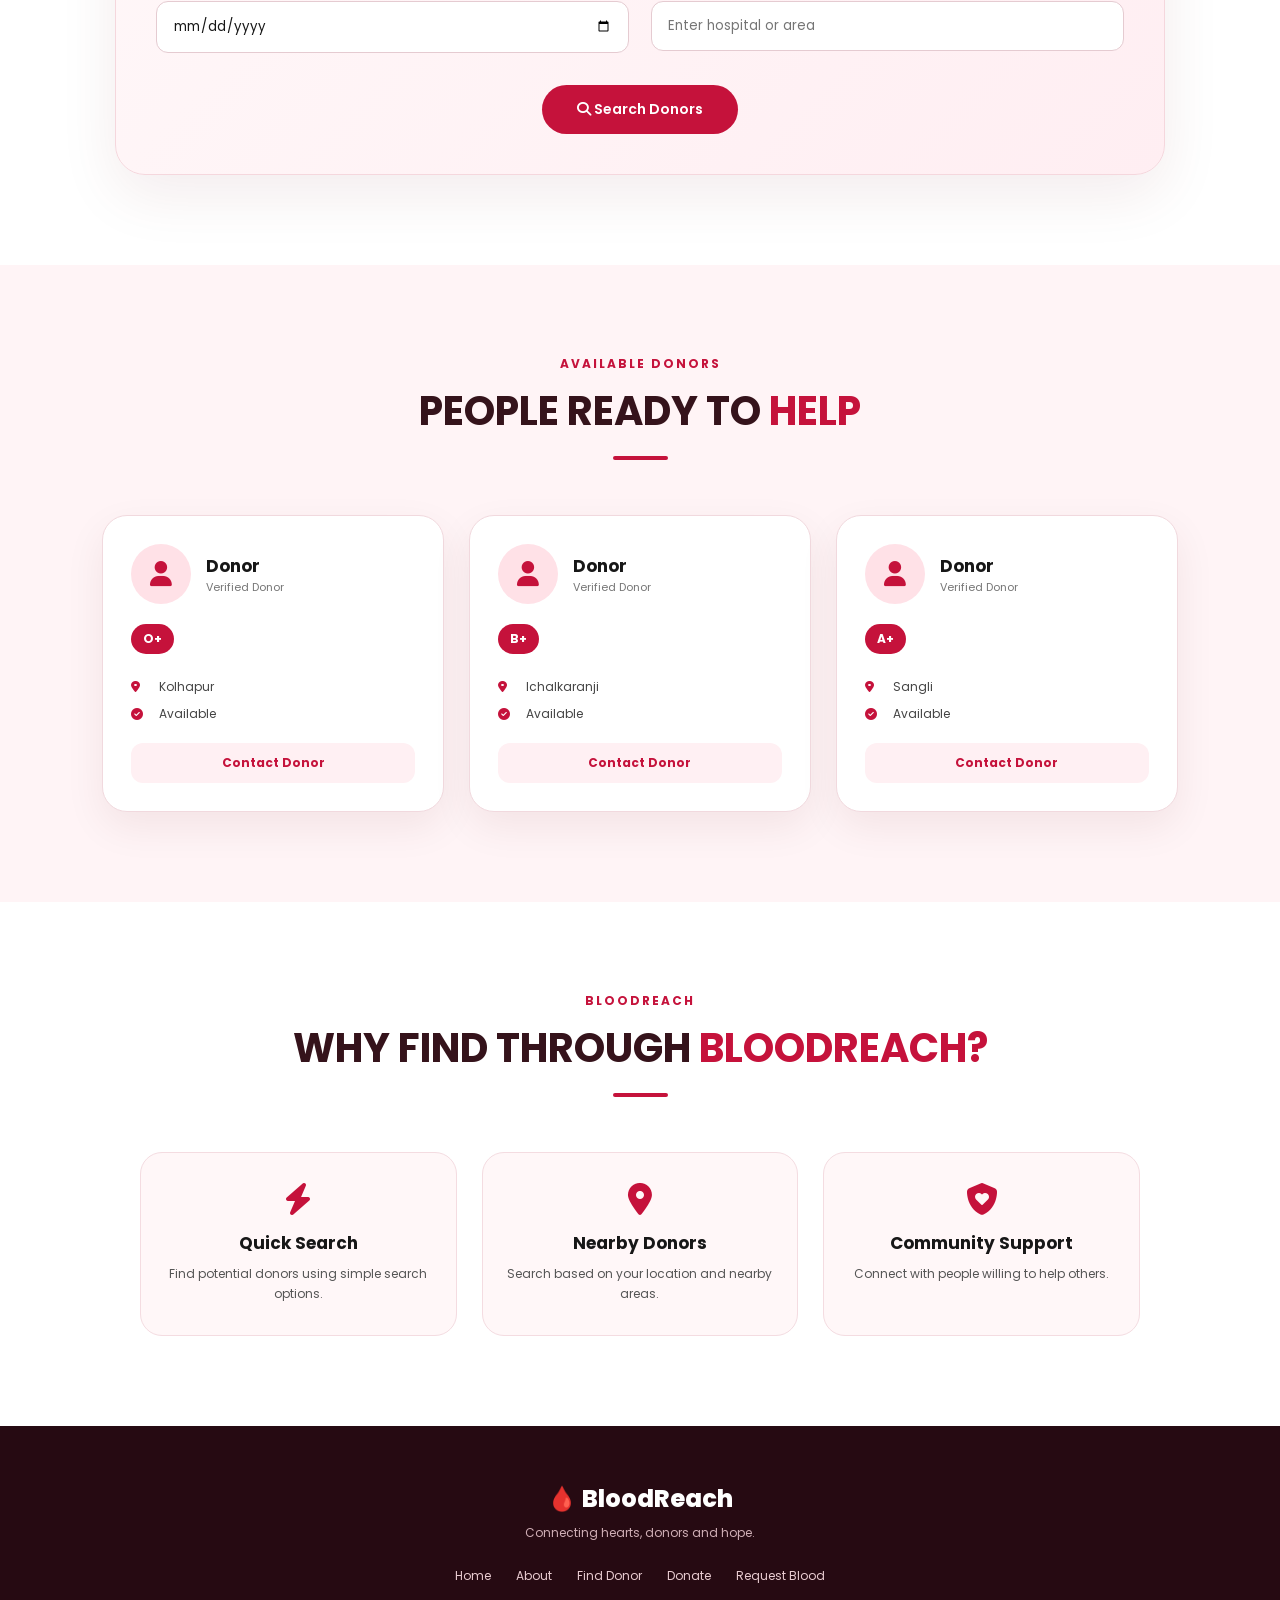
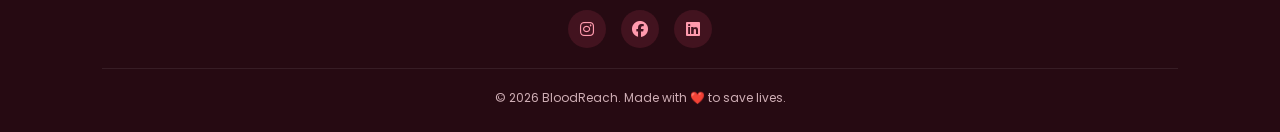
<file: donor.html>
<nav class="navbar">

    <a href="index.html" class="logo">
        🩸 Blood<span>Reach</span>
    </a>

    <ul class="nav-links">
        <li><a href="index.html">Home</a></li>
        <li><a href="about.html">About</a></li>
        <li><a href="donor.html">Find Donor</a></li>
        <li><a href="donate.html">Donate</a></li>
        <li><a href="request.html">Request Blood</a></li>
        <li><a href="requests.html">Requests</a></li>
        <li><a href="bloodbanks.html">Blood Banks</a></li>
        <li><a href="login.html">Login</a></li>
    </ul>

</nav>


<section class="section fade-in">

    <h1 class="section-title">
        Find a Blood Donor
    </h1>

    <p class="section-subtitle">
        Search for a suitable donor when you need blood.
    </p>


    <div class="form-container">

        <div class="form-group">
            <label>Blood Group</label>

            <select>
                <option>Select Blood Group</option>
                <option>A+</option>
                <option>A-</option>
                <option>B+</option>
                <option>B-</option>
                <option>AB+</option>
                <option>AB-</option>
                <option>O+</option>
                <option>O-</option>
            </select>
        </div>


        <div class="form-group">
            <label>Location</label>

            <input
                type="text"
                placeholder="Enter your city or location"
            >
        </div>


        <div class="form-group">
            <label>Required Date</label>

            <input type="date">
        </div>


        <button class="btn btn-secondary">
            🔎 Search Donors
        </button>

    </div>

</section>


<section class="section">

    <h2 class="section-title">
        Available Donors
    </h2>

    <div class="card-container">

        <div class="card blood-group">

            <div class="card-icon">🩸</div>

            <h3>O+ Donor</h3>

            <p>
                📍 Kolhapur
            </p>

            <p>
                Available for donation
            </p>

            <br>

            <a href="#" class="btn btn-secondary">
                Contact Donor
            </a>

        </div>


        <div class="card blood-group">

            <div class="card-icon">🩸</div>

            <h3>A+ Donor</h3>

            <p>
                📍 Ichalkaranji
            </p>

            <p>
                Available for donation
            </p>

            <br>

            <a href="#" class="btn btn-secondary">
                Contact Donor
            </a>

        </div>


        <div class="card blood-group">

            <div class="card-icon">🩸</div>

            <h3>B+ Donor</h3>

            <p>
                📍 Sangli
            </p>

            <p>
                Available for donation
            </p>

            <br>

            <a href="#" class="btn btn-secondary">
                Contact Donor
            </a>

        </div>

    </div>

</section>


<footer>

    <p>🩸 BloodReach</p>

    <p>Give Blood. Give Hope.</p>

    <p>© 2026 BloodReach. All Rights Reserved.</p>

</footer>
<!DOCTYPE html>
<html lang="en">

<head>

    <meta charset="UTF-8">

    <meta name="viewport"
          content="width=device-width, initial-scale=1.0">

    <title>Find a Donor | BloodReach</title>

    <!-- Google Font -->
    <link rel="preconnect"
          href="https://fonts.googleapis.com">

    <link rel="preconnect"
          href="https://fonts.gstatic.com"
          crossorigin>

    <link href="https://fonts.googleapis.com/css2?family=Poppins:wght@400;500;600;700;800&display=swap"
          rel="stylesheet">

    <!-- Font Awesome -->
    <link rel="stylesheet"
          href="https://cdnjs.cloudflare.com/ajax/libs/font-awesome/6.5.2/css/all.min.css">

    <!-- Main CSS -->
    <link rel="stylesheet"
          href="./style.css">


    <style>

        /* ==============================
           DONOR HERO
        ============================== */

        .donor-hero {

            min-height: 58vh;

            padding: 150px 8% 70px;

            display: flex;

            align-items: center;

            justify-content: space-between;

            gap: 50px;

            background:
                radial-gradient(
                    circle at 85% 30%,
                    rgba(255, 91, 125, .25),
                    transparent 30%
                ),
                linear-gradient(
                    135deg,
                    #fff0f3,
                    #ffdce4
                );

        }


        .donor-hero-content {

            max-width: 650px;

        }


        .donor-label {

            display: inline-block;

            padding: 9px 18px;

            border-radius: 30px;

            background: #ffe1e7;

            color: #b30e35;

            font-size: 12px;

            font-weight: 700;

            letter-spacing: 1px;

        }


        .donor-hero h1 {

            margin-top: 20px;

            font-size: clamp(
                45px,
                6vw,
                70px
            );

            line-height: 1.05;

            color: #171717;

        }


        .donor-hero h1 span {

            color: #c5123b;

        }


        .donor-hero p {

            margin-top: 20px;

            max-width: 580px;

            color: #333333;

            font-size: 15px;

            line-height: 1.8;

        }


        /* ==============================
           HERO ICON
        ============================== */

        .donor-visual {

            width: 300px;

            height: 300px;

            display: flex;

            align-items: center;

            justify-content: center;

            border-radius: 50%;

            background:
                linear-gradient(
                    145deg,
                    #ff718d,
                    #c5123b
                );

            box-shadow:
                0 30px 70px
                rgba(160, 0, 40, .25);

            animation: donorFloat 4s ease-in-out infinite;

        }


        .donor-visual i {

            color: white;

            font-size: 110px;

        }


        @keyframes donorFloat {

            0%, 100% {
                transform: translateY(0);
            }

            50% {
                transform: translateY(-15px);
            }

        }


        /* ==============================
           SEARCH SECTION
        ============================== */

        .search-section {

            padding: 90px 8%;

            background: white;

        }


        .search-box {

            max-width: 1050px;

            margin: auto;

            padding: 40px;

            border-radius: 30px;

            background:
                linear-gradient(
                    135deg,
                    #fff8f9,
                    #ffeef2
                );

            border: 1px solid #f5d7dd;

            box-shadow:
                0 20px 60px
                rgba(100, 0, 30, .08);

        }


        .search-title {

            text-align: center;

            margin-bottom: 35px;

        }


        .search-title h2 {

            font-size: 30px;

            color: #171717;

        }


        .search-title p {

            margin-top: 8px;

            font-size: 13px;

            color: #555555;

        }


        .search-form {

            display: grid;

            grid-template-columns:
                repeat(2, 1fr);

            gap: 22px;

        }


        .form-group {

            display: flex;

            flex-direction: column;

        }


        .form-group label {

            margin-bottom: 8px;

            font-size: 13px;

            font-weight: 600;

            color: #171717;

        }


        .form-group input,
        .form-group select {

            width: 100%;

            padding: 14px 16px;

            border-radius: 12px;

            border: 1px solid #e5cbd1;

            background: white;

            color: #171717;

            font-family: 'Poppins', sans-serif;

            outline: none;

            transition: .3s;

        }


        .form-group input:focus,
        .form-group select:focus {

            border-color: #c5123b;

            box-shadow:
                0 0 0 4px
                rgba(197, 18, 59, .08);

        }


        .search-button {

            grid-column: 1 / -1;

            text-align: center;

            margin-top: 10px;

        }


        .search-button button {

            border: none;

            padding: 14px 35px;

            border-radius: 30px;

            background: #c5123b;

            color: white;

            font-family: 'Poppins', sans-serif;

            font-size: 14px;

            font-weight: 600;

            cursor: pointer;

            transition: .3s;

        }


        .search-button button:hover {

            transform: translateY(-4px);

            box-shadow:
                0 12px 30px
                rgba(197,18,59,.25);

        }


        /* ==============================
           DONOR RESULTS
        ============================== */

        .donors-section {

            padding: 90px 8%;

            background: #fff4f6;

        }


        .donor-cards {

            max-width: 1100px;

            margin: auto;

            display: grid;

            grid-template-columns:
                repeat(3, 1fr);

            gap: 25px;

        }


        .donor-card {

            padding: 28px;

            background: white;

            border-radius: 25px;

            border: 1px solid #f1d9de;

            box-shadow:
                0 15px 40px
                rgba(80,0,20,.07);

            transition: .4s;

        }


        .donor-card:hover {

            transform: translateY(-8px);

            box-shadow:
                0 25px 50px
                rgba(130,0,40,.12);

        }


        .donor-top {

            display: flex;

            align-items: center;

            gap: 15px;

            margin-bottom: 20px;

        }


        .donor-avatar {

            width: 60px;

            height: 60px;

            display: flex;

            align-items: center;

            justify-content: center;

            border-radius: 50%;

            background: #ffe1e7;

            color: #c5123b;

            font-size: 25px;

        }


        .donor-info h3 {

            font-size: 17px;

            color: #171717;

        }


        .donor-info span {

            font-size: 11px;

            color: #777777;

        }


        .blood-group {

            display: inline-block;

            padding: 6px 12px;

            border-radius: 20px;

            background: #c5123b;

            color: white;

            font-size: 12px;

            font-weight: 700;

            margin-bottom: 15px;

        }


        .donor-detail {

            display: flex;

            align-items: center;

            gap: 10px;

            margin: 9px 0;

            font-size: 12px;

            color: #444444;

        }


        .donor-detail i {

            color: #c5123b;

            width: 18px;

        }


        .contact-btn {

            display: block;

            margin-top: 20px;

            padding: 11px;

            text-align: center;

            border-radius: 12px;

            text-decoration: none;

            background: #fff0f3;

            color: #c5123b;

            font-size: 12px;

            font-weight: 700;

            transition: .3s;

        }


        .contact-btn:hover {

            background: #c5123b;

            color: white;

        }


        /* ==============================
           INFORMATION
        ============================== */

        .donor-info-section {

            padding: 90px 8%;

            background: white;

        }


        .info-container {

            max-width: 1000px;

            margin: auto;

            display: grid;

            grid-template-columns:
                repeat(3, 1fr);

            gap: 25px;

        }


        .info-card {

            text-align: center;

            padding: 30px 20px;

            border-radius: 22px;

            background: #fff7f8;

            border: 1px solid #f4dce1;

        }


        .info-card i {

            font-size: 32px;

            color: #c5123b;

            margin-bottom: 15px;

        }


        .info-card h3 {

            font-size: 17px;

            margin-bottom: 8px;

            color: #171717;

        }


        .info-card p {

            font-size: 12px;

            line-height: 1.7;

            color: #555555;

        }


        /* ==============================
           RESPONSIVE
        ============================== */

        @media(max-width: 900px) {

            .donor-hero {

                flex-direction: column;

                text-align: center;

                padding-top: 160px;

            }


            .donor-visual {

                width: 230px;

                height: 230px;

            }


            .donor-visual i {

                font-size: 80px;

            }


            .search-form {

                grid-template-columns: 1fr;

            }


            .donor-cards {

                grid-template-columns:
                    repeat(2, 1fr);

            }


            .info-container {

                grid-template-columns:
                    1fr;

            }

        }


        @media(max-width: 600px) {

            .donor-cards {

                grid-template-columns: 1fr;

            }


            .search-box {

                padding: 25px 20px;

            }

        }

    </style>

</head>


<body>


<!-- ==============================
     NAVBAR
============================== -->

<header class="navbar">

    <a href="index.html"
       class="logo">

        🩸 BloodReach

    </a>


    <nav>

        <a href="index.html">
            Home
        </a>

        <a href="about.html">
            About
        </a>

        <a href="donor.html"
           class="active">
            Find Donor
        </a>

        <a href="donate.html">
            Donate
        </a>

        <a href="request.html">
            Request Blood
        </a>

    </nav>


    <a href="login.html"
       class="login-btn">

        Login

    </a>

</header>



<!-- ==============================
     HERO
============================== -->

<section class="donor-hero">

    <div class="donor-hero-content">

        <span class="donor-label">

            🔎 FIND A BLOOD DONOR

        </span>


        <h1>

            Find the right
            <span>donor.</span>

        </h1>


        <p>

            Search for blood donors by blood group
            and location. Connect with people who
            are ready to help when every drop matters.

        </p>

    </div>


    <div class="donor-visual">

        <i class="fa-solid fa-magnifying-glass"></i>

    </div>

</section>



<!-- ==============================
     SEARCH
============================== -->

<section class="search-section">


    <div class="search-box">


        <div class="search-title">

            <h2>
                Search for a Donor
            </h2>

            <p>
                Enter the details below to find
                potential blood donors.
            </p>

        </div>



        <form class="search-form">


            <div class="form-group">

                <label>
                    Blood Group
                </label>

                <select>

                    <option>
                        Select Blood Group
                    </option>

                    <option>A+</option>
                    <option>A-</option>

                    <option>B+</option>
                    <option>B-</option>

                    <option>AB+</option>
                    <option>AB-</option>

                    <option>O+</option>
                    <option>O-</option>

                </select>

            </div>



            <div class="form-group">

                <label>
                    Location
                </label>

                <input
                    type="text"
                    placeholder="Enter city or area">

            </div>



            <div class="form-group">

                <label>
                    Required Date
                </label>

                <input
                    type="date">

            </div>



            <div class="form-group">

                <label>
                    Hospital / Area
                </label>

                <input
                    type="text"
                    placeholder="Enter hospital or area">

            </div>



            <div class="search-button">

                <button type="submit">

                    <i class="fa-solid fa-magnifying-glass"></i>

                    Search Donors

                </button>

            </div>


        </form>

    </div>

</section>



<!-- ==============================
     SAMPLE DONORS
============================== -->

<section class="donors-section">


    <div class="section-heading">

        <p>
            AVAILABLE DONORS
        </p>

        <h2>
            PEOPLE READY TO
            <span>HELP</span>
        </h2>

        <div class="heading-line"></div>

    </div>



    <div class="donor-cards">


        <!-- CARD 1 -->

        <div class="donor-card">

            <div class="donor-top">

                <div class="donor-avatar">

                    <i class="fa-solid fa-user"></i>

                </div>

                <div class="donor-info">

                    <h3>
                        Donor
                    </h3>

                    <span>
                        Verified Donor
                    </span>

                </div>

            </div>


            <span class="blood-group">
                O+
            </span>


            <div class="donor-detail">

                <i class="fa-solid fa-location-dot"></i>

                Kolhapur

            </div>


            <div class="donor-detail">

                <i class="fa-solid fa-circle-check"></i>

                Available

            </div>


            <a href="#"
               class="contact-btn">

                Contact Donor

            </a>

        </div>



        <!-- CARD 2 -->

        <div class="donor-card">

            <div class="donor-top">

                <div class="donor-avatar">

                    <i class="fa-solid fa-user"></i>

                </div>

                <div class="donor-info">

                    <h3>
                        Donor
                    </h3>

                    <span>
                        Verified Donor
                    </span>

                </div>

            </div>


            <span class="blood-group">
                B+
            </span>


            <div class="donor-detail">

                <i class="fa-solid fa-location-dot"></i>

                Ichalkaranji

            </div>


            <div class="donor-detail">

                <i class="fa-solid fa-circle-check"></i>

                Available

            </div>


            <a href="#"
               class="contact-btn">

                Contact Donor

            </a>

        </div>



        <!-- CARD 3 -->

        <div class="donor-card">

            <div class="donor-top">

                <div class="donor-avatar">

                    <i class="fa-solid fa-user"></i>

                </div>

                <div class="donor-info">

                    <h3>
                        Donor
                    </h3>

                    <span>
                        Verified Donor
                    </span>

                </div>

            </div>


            <span class="blood-group">
                A+
            </span>


            <div class="donor-detail">

                <i class="fa-solid fa-location-dot"></i>

                Sangli

            </div>


            <div class="donor-detail">

                <i class="fa-solid fa-circle-check"></i>

                Available

            </div>


            <a href="#"
               class="contact-btn">

                Contact Donor

            </a>

        </div>


    </div>

</section>



<!-- ==============================
     WHY SEARCH
============================== -->

<section class="donor-info-section">


    <div class="section-heading">

        <p>
            BLOODREACH
        </p>

        <h2>
            WHY FIND THROUGH
            <span>BLOODREACH?</span>
        </h2>

        <div class="heading-line"></div>

    </div>



    <div class="info-container">


        <div class="info-card">

            <i class="fa-solid fa-bolt"></i>

            <h3>
                Quick Search
            </h3>

            <p>
                Find potential donors using
                simple search options.
            </p>

        </div>



        <div class="info-card">

            <i class="fa-solid fa-location-dot"></i>

            <h3>
                Nearby Donors
            </h3>

            <p>
                Search based on your location
                and nearby areas.
            </p>

        </div>



        <div class="info-card">

            <i class="fa-solid fa-shield-heart"></i>

            <h3>
                Community Support
            </h3>

            <p>
                Connect with people willing
                to help others.
            </p>

        </div>


    </div>

</section>



<!-- ==============================
     FOOTER
============================== -->

<footer>

    <div class="footer-logo">
        🩸 BloodReach
    </div>

    <p>
        Connecting hearts, donors and hope.
    </p>


    <div class="footer-links">

        <a href="index.html">
            Home
        </a>

        <a href="about.html">
            About
        </a>

        <a href="donor.html">
            Find Donor
        </a>

        <a href="donate.html">
            Donate
        </a>

        <a href="request.html">
            Request Blood
        </a>

    </div>


    <div class="socials">

        <i class="fa-brands fa-instagram"></i>

        <i class="fa-brands fa-facebook"></i>

        <i class="fa-brands fa-linkedin"></i>

    </div>


    <p class="copyright">

        © 2026 BloodReach.
        Made with ❤️ to save lives.

    </p>

</footer>


</body>

</html>
</file>
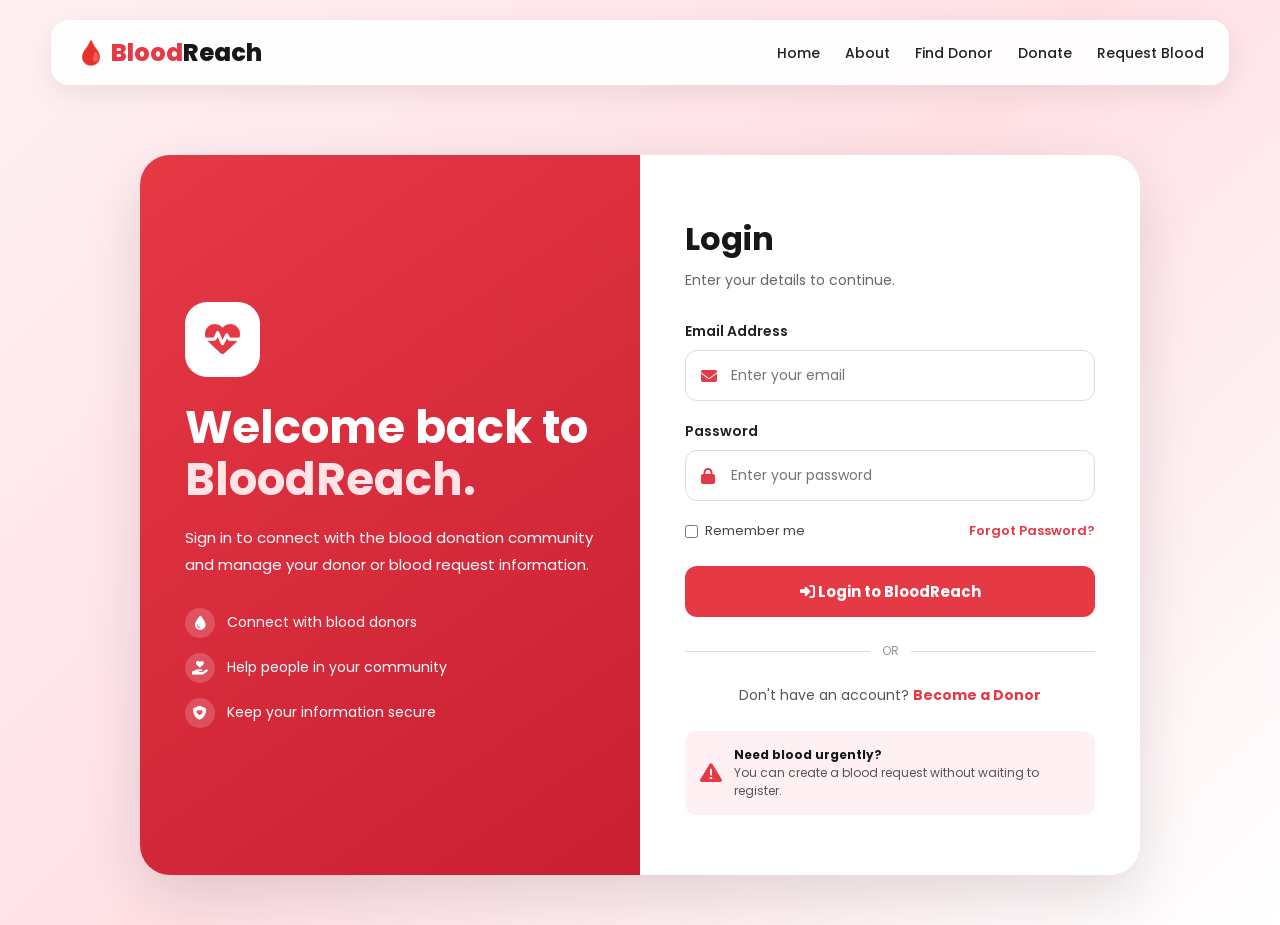
<file: login.html>
<!DOCTYPE html>
<html lang="en">

<head>

    <meta charset="UTF-8">
    <meta name="viewport" content="width=device-width, initial-scale=1.0">

    <title>Login | BloodReach</title>

    <!-- Google Font -->
    <link rel="preconnect" href="https://fonts.googleapis.com">
    <link rel="preconnect" href="https://fonts.gstatic.com" crossorigin>

    <link href="https://fonts.googleapis.com/css2?family=Poppins:wght@300;400;500;600;700;800&display=swap"
        rel="stylesheet">

    <!-- Font Awesome -->
    <link rel="stylesheet"
        href="https://cdnjs.cloudflare.com/ajax/libs/font-awesome/6.5.2/css/all.min.css">


    <style>

        * {
            margin: 0;
            padding: 0;
            box-sizing: border-box;
            font-family: "Poppins", sans-serif;
        }

        body {
            min-height: 100vh;
            background:
                linear-gradient(135deg, #fff1f3, #ffe0e5, #ffffff);

            color: #171717;
        }


        /* ================= NAVBAR ================= */

        nav {

            width: 92%;
            max-width: 1200px;

            margin: 20px auto;
            padding: 15px 25px;

            display: flex;
            align-items: center;
            justify-content: space-between;

            background: rgba(255,255,255,0.95);

            border-radius: 18px;

            box-shadow: 0 8px 30px rgba(0,0,0,0.08);

        }


        .logo {

            text-decoration: none;

            font-size: 24px;
            font-weight: 800;

            color: #e63946;
        }


        .logo span {
            color: #171717;
        }


        nav ul {

            display: flex;
            gap: 25px;

            list-style: none;
        }


        nav ul li a {

            text-decoration: none;

            color: #222;

            font-size: 14px;
            font-weight: 500;

            transition: 0.3s;
        }


        nav ul li a:hover {
            color: #e63946;
        }


        /* ================= LOGIN AREA ================= */

        .login-section {

            min-height: calc(100vh - 100px);

            display: flex;
            align-items: center;
            justify-content: center;

            padding: 50px 6%;
        }


        .login-container {

            width: 100%;
            max-width: 1000px;

            display: grid;
            grid-template-columns: 1fr 1fr;

            background: white;

            border-radius: 30px;

            overflow: hidden;

            box-shadow: 0 20px 60px rgba(0,0,0,0.12);
        }


        /* ================= LEFT SIDE ================= */

        .login-left {

            padding: 60px 45px;

            background:
                linear-gradient(145deg, #e63946, #c91f32);

            color: white;

            display: flex;
            flex-direction: column;
            justify-content: center;
        }


        .login-left .icon {

            width: 75px;
            height: 75px;

            display: flex;
            align-items: center;
            justify-content: center;

            background: white;

            color: #e63946;

            border-radius: 22px;

            font-size: 35px;

            margin-bottom: 25px;
        }


        .login-left h1 {

            font-size: 45px;
            line-height: 1.15;

            margin-bottom: 18px;
        }


        .login-left h1 span {
            color: #ffe3e6;
        }


        .login-left p {

            color: white;

            line-height: 1.8;

            font-size: 15px;

            margin-bottom: 30px;
        }


        .login-points {

            display: flex;
            flex-direction: column;
            gap: 15px;
        }


        .login-point {

            display: flex;
            align-items: center;

            gap: 12px;

            font-size: 14px;
        }


        .login-point i {

            width: 30px;
            height: 30px;

            display: flex;
            align-items: center;
            justify-content: center;

            background: rgba(255,255,255,0.18);

            border-radius: 50%;
        }


        /* ================= RIGHT SIDE ================= */

        .login-right {

            padding: 60px 45px;

            display: flex;
            flex-direction: column;
            justify-content: center;
        }


        .login-title {

            margin-bottom: 30px;
        }


        .login-title h2 {

            font-size: 32px;

            color: #171717;

            margin-bottom: 7px;
        }


        .login-title p {

            color: #666;

            font-size: 14px;
        }


        /* ================= FORM ================= */

        .input-group {

            margin-bottom: 20px;
        }


        .input-group label {

            display: block;

            font-weight: 600;

            font-size: 14px;

            margin-bottom: 8px;

            color: #222;
        }


        .input-box {

            position: relative;
        }


        .input-box i {

            position: absolute;

            left: 16px;
            top: 50%;

            transform: translateY(-50%);

            color: #e63946;
        }


        .input-box input {

            width: 100%;

            padding: 14px 16px 14px 45px;

            border: 1.5px solid #ddd;

            border-radius: 12px;

            outline: none;

            font-size: 14px;

            color: #222;

            transition: 0.3s;
        }


        .input-box input:focus {

            border-color: #e63946;

            box-shadow:
                0 0 0 4px rgba(230,57,70,0.08);
        }


        /* ================= OPTIONS ================= */

        .options {

            display: flex;

            justify-content: space-between;

            align-items: center;

            margin-bottom: 25px;

            font-size: 13px;
        }


        .remember {

            display: flex;
            align-items: center;

            gap: 7px;

            color: #444;
        }


        .remember input {
            accent-color: #e63946;
        }


        .forgot {

            color: #e63946;

            text-decoration: none;

            font-weight: 600;
        }


        .forgot:hover {
            text-decoration: underline;
        }


        /* ================= LOGIN BUTTON ================= */

        .login-btn {

            width: 100%;

            padding: 14px;

            border: none;

            border-radius: 12px;

            background: #e63946;

            color: white;

            font-size: 15px;

            font-weight: 700;

            cursor: pointer;

            transition: 0.3s;
        }


        .login-btn:hover {

            background: #c91f32;

            transform: translateY(-2px);

            box-shadow:
                0 8px 20px rgba(230,57,70,0.25);
        }


        /* ================= DIVIDER ================= */

        .divider {

            display: flex;

            align-items: center;

            gap: 12px;

            margin: 25px 0;

            color: #999;

            font-size: 12px;
        }


        .divider::before,
        .divider::after {

            content: "";

            flex: 1;

            height: 1px;

            background: #ddd;
        }


        /* ================= REGISTER ================= */

        .register-text {

            text-align: center;

            font-size: 14px;

            color: #555;
        }


        .register-text a {

            color: #e63946;

            text-decoration: none;

            font-weight: 700;
        }


        .register-text a:hover {
            text-decoration: underline;
        }


        /* ================= EMERGENCY ================= */

        .emergency {

            margin-top: 25px;

            padding: 15px;

            background: #fff1f3;

            border-radius: 12px;

            display: flex;

            align-items: center;

            gap: 12px;
        }


        .emergency i {

            color: #e63946;

            font-size: 22px;
        }


        .emergency p {

            font-size: 12px;

            color: #555;

            line-height: 1.5;
        }


        .emergency strong {
            color: #171717;
        }


        /* ================= RESPONSIVE ================= */

        @media(max-width: 800px) {

            nav ul {
                display: none;
            }


            .login-container {

                grid-template-columns: 1fr;

                max-width: 550px;
            }


            .login-left {

                padding: 40px 30px;
            }


            .login-left h1 {

                font-size: 36px;
            }


            .login-right {

                padding: 40px 30px;
            }

        }


        @media(max-width: 500px) {

            nav {

                width: 94%;

                padding: 14px 18px;
            }


            .login-section {

                padding: 30px 5%;
            }


            .login-left,
            .login-right {

                padding: 35px 25px;
            }


            .login-title h2 {

                font-size: 28px;
            }


            .options {

                flex-direction: column;

                align-items: flex-start;

                gap: 10px;
            }

        }

    </style>

</head>


<body>


    <!-- ================= NAVBAR ================= -->

    <nav>

        <a href="index.html" class="logo">
            🩸 Blood<span>Reach</span>
        </a>


        <ul>

            <li>
                <a href="index.html">Home</a>
            </li>

            <li>
                <a href="about.html">About</a>
            </li>

            <li>
                <a href="donor.html">Find Donor</a>
            </li>

            <li>
                <a href="donate.html">Donate</a>
            </li>

            <li>
                <a href="request.html">Request Blood</a>
            </li>

        </ul>

    </nav>



    <!-- ================= LOGIN ================= -->

    <section class="login-section">


        <div class="login-container">


            <!-- LEFT -->

            <div class="login-left">


                <div class="icon">

                    <i class="fa-solid fa-heart-pulse"></i>

                </div>


                <h1>

                    Welcome back to
                    <span>BloodReach.</span>

                </h1>


                <p>

                    Sign in to connect with the blood
                    donation community and manage your
                    donor or blood request information.

                </p>


                <div class="login-points">


                    <div class="login-point">

                        <i class="fa-solid fa-droplet"></i>

                        <span>
                            Connect with blood donors
                        </span>

                    </div>


                    <div class="login-point">

                        <i class="fa-solid fa-hand-holding-heart"></i>

                        <span>
                            Help people in your community
                        </span>

                    </div>


                    <div class="login-point">

                        <i class="fa-solid fa-shield-heart"></i>

                        <span>
                            Keep your information secure
                        </span>

                    </div>


                </div>


            </div>



            <!-- RIGHT -->

            <div class="login-right">


                <div class="login-title">

                    <h2>
                        Login
                    </h2>

                    <p>
                        Enter your details to continue.
                    </p>

                </div>



                <form>


                    <!-- EMAIL -->

                    <div class="input-group">

                        <label>
                            Email Address
                        </label>


                        <div class="input-box">

                            <i class="fa-solid fa-envelope"></i>

                            <input
                                type="email"
                                placeholder="Enter your email"
                                required
                            >

                        </div>

                    </div>



                    <!-- PASSWORD -->

                    <div class="input-group">

                        <label>
                            Password
                        </label>


                        <div class="input-box">

                            <i class="fa-solid fa-lock"></i>

                            <input
                                type="password"
                                placeholder="Enter your password"
                                required
                            >

                        </div>

                    </div>



                    <!-- OPTIONS -->

                    <div class="options">


                        <label class="remember">

                            <input type="checkbox">

                            Remember me

                        </label>


                        <a href="#" class="forgot">
                            Forgot Password?
                        </a>


                    </div>



                    <!-- BUTTON -->

                    <button
                        type="submit"
                        class="login-btn">

                        <i class="fa-solid fa-right-to-bracket"></i>

                        Login to BloodReach

                    </button>


                </form>



                <!-- DIVIDER -->

                <div class="divider">
                    OR
                </div>



                <!-- REGISTER -->

                <div class="register-text">

                    Don't have an account?

                    <a href="donate.html">
                        Become a Donor
                    </a>

                </div>



                <!-- EMERGENCY -->

                <div class="emergency">

                    <i class="fa-solid fa-triangle-exclamation"></i>

                    <p>

                        <strong>Need blood urgently?</strong><br>

                        You can create a blood request
                        without waiting to register.

                    </p>

                </div>


            </div>


        </div>


    </section>


</body>

</html>
</file>
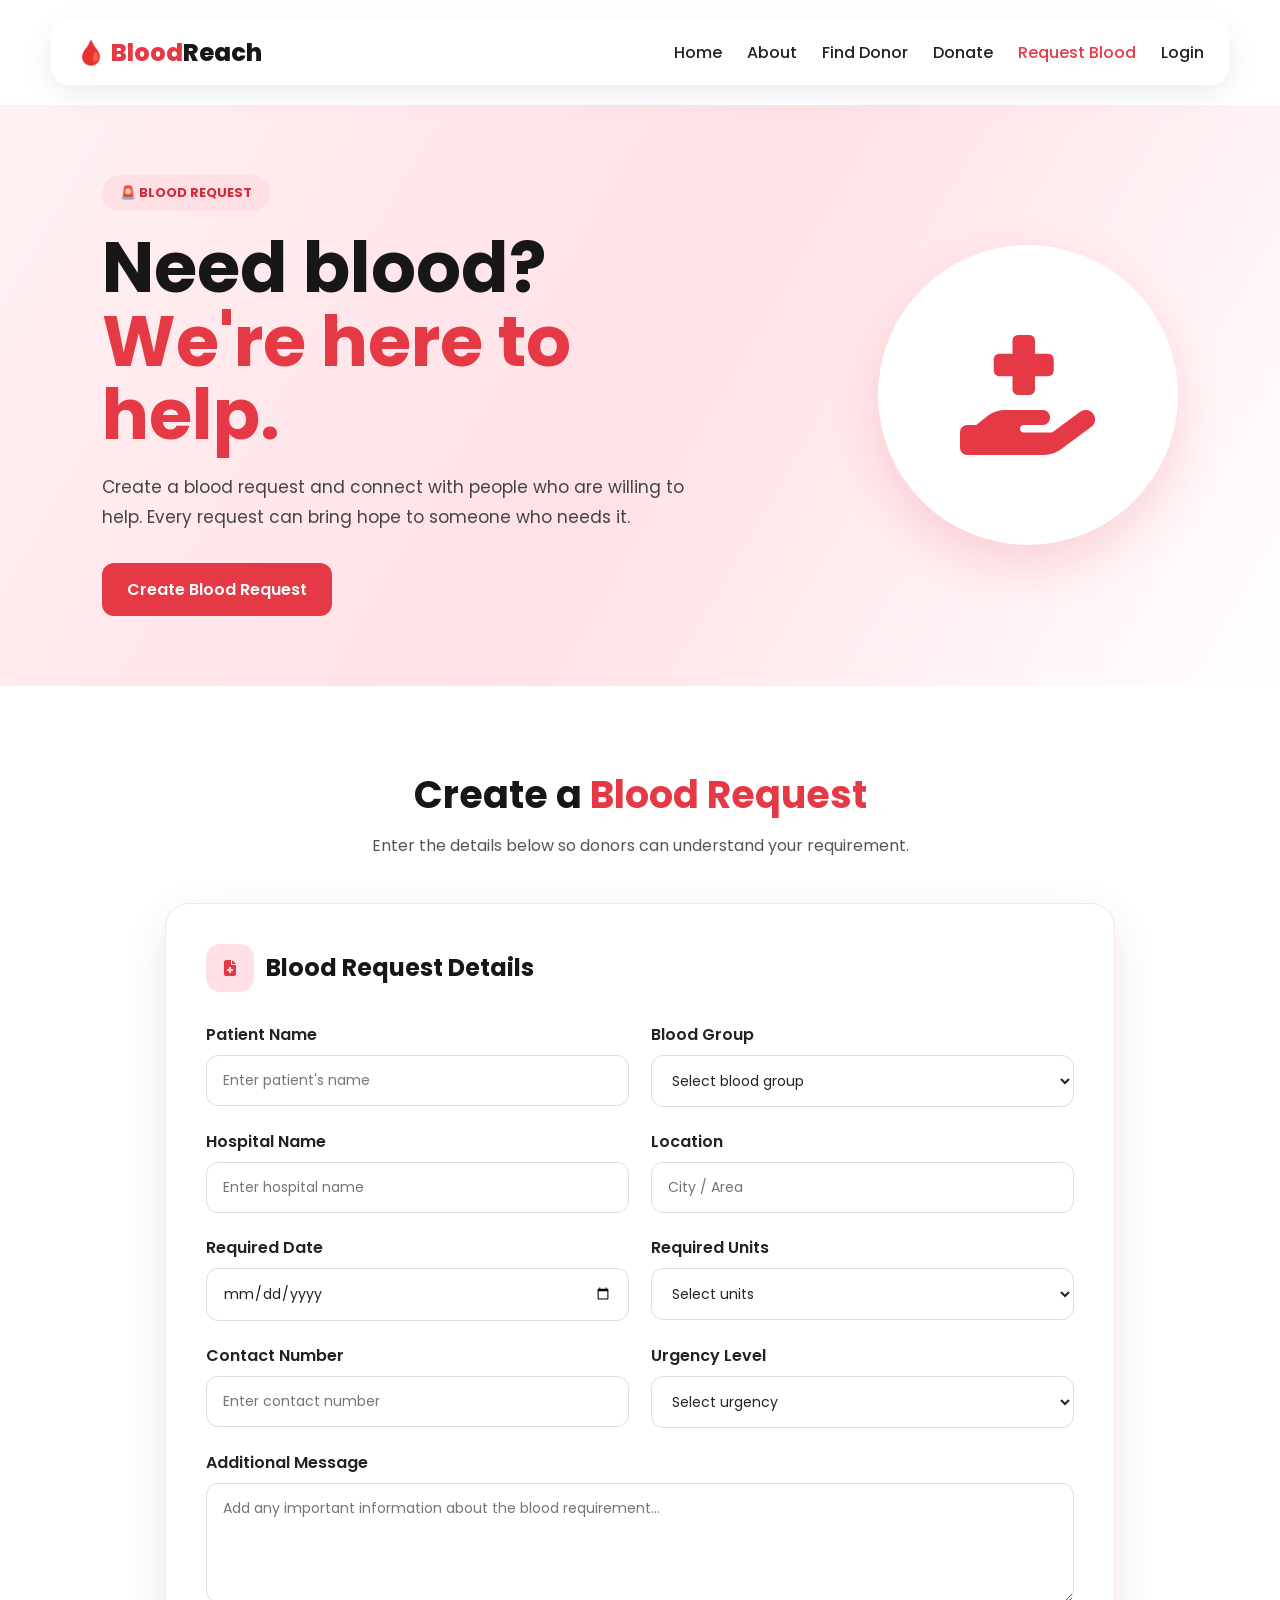
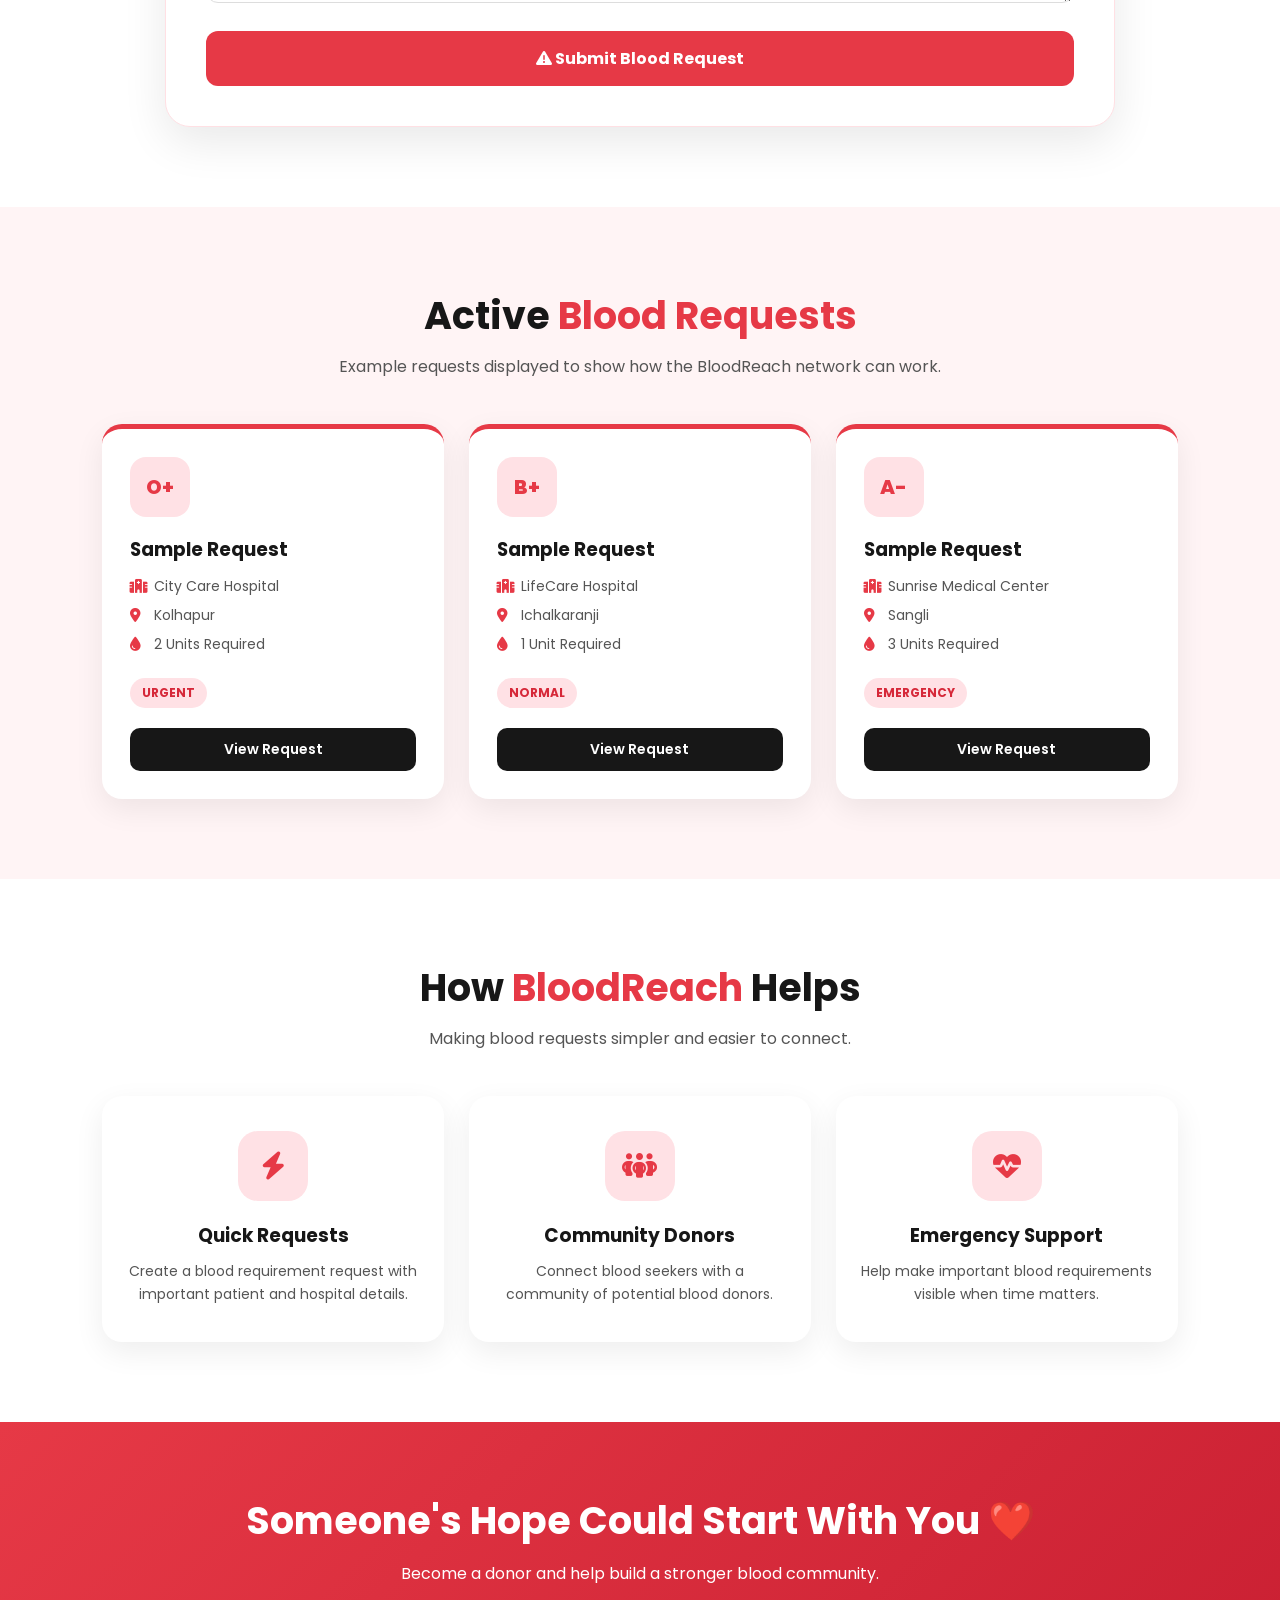
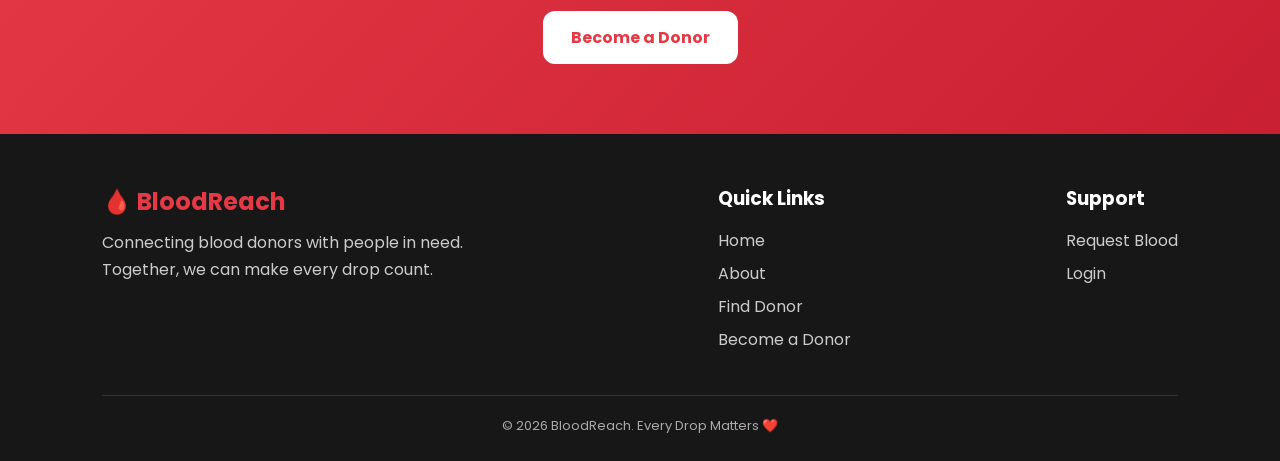
<file: request.html>
<!DOCTYPE html>
<html lang="en">
<head>
    <meta charset="UTF-8">
    <meta name="viewport" content="width=device-width, initial-scale=1.0">

    <title>Request Blood | BloodReach</title>

    <!-- Google Font -->
    <link rel="preconnect" href="https://fonts.googleapis.com">
    <link rel="preconnect" href="https://fonts.gstatic.com" crossorigin>
    <link href="https://fonts.googleapis.com/css2?family=Poppins:wght@300;400;500;600;700;800&display=swap" rel="stylesheet">

    <!-- Font Awesome -->
    <link rel="stylesheet"
          href="https://cdnjs.cloudflare.com/ajax/libs/font-awesome/6.5.2/css/all.min.css">

    <style>

        * {
            margin: 0;
            padding: 0;
            box-sizing: border-box;
            font-family: "Poppins", sans-serif;
        }

        html {
            scroll-behavior: smooth;
        }

        body {
            background: #fff;
            color: #171717;
        }

        /* ================= NAVBAR ================= */

        nav {
            width: 92%;
            max-width: 1200px;
            margin: 20px auto;
            padding: 15px 25px;

            display: flex;
            align-items: center;
            justify-content: space-between;

            background: rgba(255,255,255,0.94);
            border-radius: 18px;

            box-shadow: 0 8px 30px rgba(0,0,0,0.08);

            position: sticky;
            top: 15px;
            z-index: 1000;
        }

        .logo {
            font-size: 24px;
            font-weight: 800;
            color: #e63946;
            text-decoration: none;
        }

        .logo span {
            color: #171717;
        }

        nav ul {
            display: flex;
            gap: 25px;
            list-style: none;
        }

        nav ul li a {
            text-decoration: none;
            color: #222;
            font-weight: 500;
            transition: 0.3s;
        }

        nav ul li a:hover,
        nav ul li a.active {
            color: #e63946;
        }

        /* ================= HERO ================= */

        .hero {
            min-height: 500px;
            padding: 70px 8%;

            display: flex;
            align-items: center;
            justify-content: space-between;
            gap: 50px;

            background:
                linear-gradient(120deg, #fff1f3, #ffe1e6, #fff);
        }

        .hero-content {
            max-width: 650px;
        }

        .badge {
            display: inline-block;
            background: #ffe0e5;
            color: #d62839;

            padding: 8px 18px;
            border-radius: 30px;

            font-size: 13px;
            font-weight: 700;

            margin-bottom: 20px;
        }

        .hero h1 {
            font-size: clamp(42px, 6vw, 70px);
            line-height: 1.05;
            color: #171717;
            margin-bottom: 20px;
        }

        .hero h1 span {
            color: #e63946;
        }

        .hero p {
            font-size: 17px;
            line-height: 1.8;
            color: #444;
            max-width: 600px;
            margin-bottom: 30px;
        }

        .hero-btn {
            display: inline-block;
            padding: 14px 25px;
            background: #e63946;
            color: white;
            text-decoration: none;
            border-radius: 12px;
            font-weight: 600;
            transition: 0.3s;
        }

        .hero-btn:hover {
            background: #c91f32;
            transform: translateY(-3px);
        }

        .hero-icon {
            width: 300px;
            height: 300px;

            border-radius: 50%;

            display: flex;
            align-items: center;
            justify-content: center;

            background: #fff;
            box-shadow: 0 20px 50px rgba(230,57,70,0.18);

            color: #e63946;
            font-size: 120px;

            animation: float 3s ease-in-out infinite;
        }

        @keyframes float {
            0%,100% {
                transform: translateY(0);
            }

            50% {
                transform: translateY(-12px);
            }
        }

        /* ================= SECTION ================= */

        section {
            padding: 80px 8%;
        }

        .section-title {
            text-align: center;
            margin-bottom: 45px;
        }

        .section-title h2 {
            font-size: 38px;
            color: #171717;
            margin-bottom: 10px;
        }

        .section-title h2 span {
            color: #e63946;
        }

        .section-title p {
            color: #555;
        }

        /* ================= FORM ================= */

        .request-section {
            background: #fff;
        }

        .form-container {
            max-width: 950px;
            margin: auto;

            padding: 40px;

            background: #fff;
            border-radius: 25px;

            box-shadow: 0 15px 45px rgba(0,0,0,0.09);

            border: 1px solid #ffe0e4;
        }

        .form-title {
            display: flex;
            align-items: center;
            gap: 12px;

            margin-bottom: 30px;
        }

        .form-title i {
            width: 48px;
            height: 48px;

            display: flex;
            align-items: center;
            justify-content: center;

            border-radius: 14px;

            background: #ffe1e5;
            color: #e63946;
        }

        .form-title h3 {
            font-size: 24px;
            color: #171717;
        }

        .form-grid {
            display: grid;
            grid-template-columns: repeat(2, 1fr);
            gap: 22px;
        }

        .input-group {
            display: flex;
            flex-direction: column;
        }

        .input-group.full {
            grid-column: 1 / -1;
        }

        .input-group label {
            margin-bottom: 8px;
            font-weight: 600;
            color: #222;
        }

        .input-group input,
        .input-group select,
        .input-group textarea {
            width: 100%;

            padding: 14px 16px;

            border: 1.5px solid #ddd;
            border-radius: 12px;

            outline: none;

            font-size: 14px;
            color: #222;

            background: #fff;

            transition: 0.3s;
        }

        .input-group input:focus,
        .input-group select:focus,
        .input-group textarea:focus {
            border-color: #e63946;
            box-shadow: 0 0 0 4px rgba(230,57,70,0.08);
        }

        textarea {
            min-height: 120px;
            resize: vertical;
        }

        .submit-btn {
            margin-top: 28px;

            width: 100%;
            padding: 15px;

            border: none;
            border-radius: 12px;

            background: #e63946;
            color: white;

            font-size: 16px;
            font-weight: 700;

            cursor: pointer;

            transition: 0.3s;
        }

        .submit-btn:hover {
            background: #c91f32;
            transform: translateY(-2px);
        }

        /* ================= ACTIVE REQUESTS ================= */

        .requests-section {
            background: #fff4f5;
        }

        .request-grid {
            display: grid;
            grid-template-columns: repeat(3, 1fr);
            gap: 25px;
        }

        .request-card {
            background: white;
            padding: 28px;
            border-radius: 20px;

            box-shadow: 0 10px 30px rgba(0,0,0,0.07);

            border-top: 5px solid #e63946;

            transition: 0.3s;
        }

        .request-card:hover {
            transform: translateY(-8px);
            box-shadow: 0 18px 40px rgba(0,0,0,0.12);
        }

        .blood-badge {
            width: 60px;
            height: 60px;

            display: flex;
            align-items: center;
            justify-content: center;

            background: #ffe1e5;
            color: #e63946;

            border-radius: 16px;

            font-size: 20px;
            font-weight: 800;

            margin-bottom: 18px;
        }

        .request-card h3 {
            margin-bottom: 12px;
            color: #171717;
        }

        .request-card p {
            margin: 8px 0;
            color: #555;
            font-size: 14px;
        }

        .request-card p i {
            width: 20px;
            color: #e63946;
        }

        .urgency {
            display: inline-block;

            margin-top: 15px;
            padding: 6px 12px;

            background: #ffe1e5;
            color: #d62839;

            border-radius: 20px;

            font-size: 12px;
            font-weight: 700;
        }

        .request-btn {
            display: block;

            text-align: center;

            margin-top: 20px;

            padding: 11px;

            border-radius: 10px;

            background: #171717;
            color: white;

            text-decoration: none;

            font-size: 14px;
            font-weight: 600;

            transition: 0.3s;
        }

        .request-btn:hover {
            background: #e63946;
        }

        /* ================= HOW IT HELPS ================= */

        .help-grid {
            display: grid;
            grid-template-columns: repeat(3, 1fr);
            gap: 25px;
        }

        .help-card {
            padding: 35px 25px;
            text-align: center;

            background: #fff;

            border-radius: 20px;

            box-shadow: 0 10px 30px rgba(0,0,0,0.07);

            transition: 0.3s;
        }

        .help-card:hover {
            transform: translateY(-8px);
        }

        .help-icon {
            width: 70px;
            height: 70px;

            margin: auto auto 20px;

            display: flex;
            align-items: center;
            justify-content: center;

            border-radius: 20px;

            background: #ffe1e5;
            color: #e63946;

            font-size: 28px;
        }

        .help-card h3 {
            margin-bottom: 10px;
            color: #171717;
        }

        .help-card p {
            color: #555;
            line-height: 1.7;
            font-size: 14px;
        }

        /* ================= CTA ================= */

        .cta {
            padding: 70px 8%;

            background: linear-gradient(135deg, #e63946, #c91f32);

            text-align: center;

            color: white;
        }

        .cta h2 {
            font-size: 38px;
            margin-bottom: 12px;
        }

        .cta p {
            margin-bottom: 25px;
            color: #fff;
        }

        .cta-btn {
            display: inline-block;

            padding: 14px 28px;

            background: white;
            color: #e63946;

            border-radius: 12px;

            text-decoration: none;

            font-weight: 700;

            transition: 0.3s;
        }

        .cta-btn:hover {
            transform: translateY(-3px);
        }

        /* ================= FOOTER ================= */

        footer {
            background: #171717;
            color: white;

            padding: 50px 8% 25px;
        }

        .footer-content {
            display: flex;
            justify-content: space-between;
            gap: 40px;
            flex-wrap: wrap;
        }

        .footer-brand h2 {
            color: #e63946;
            margin-bottom: 10px;
        }

        .footer-brand p {
            color: #ccc;
            max-width: 400px;
            line-height: 1.7;
        }

        .footer-links h3 {
            margin-bottom: 15px;
        }

        .footer-links a {
            display: block;

            color: #ccc;
            text-decoration: none;

            margin: 8px 0;

            transition: 0.3s;
        }

        .footer-links a:hover {
            color: #e63946;
        }

        .copyright {
            text-align: center;

            border-top: 1px solid #333;

            margin-top: 35px;
            padding-top: 20px;

            color: #aaa;
            font-size: 13px;
        }

        /* ================= RESPONSIVE ================= */

        @media(max-width: 900px) {

            .hero {
                flex-direction: column;
                text-align: center;
            }

            .hero p {
                margin-left: auto;
                margin-right: auto;
            }

            .request-grid,
            .help-grid {
                grid-template-columns: repeat(2, 1fr);
            }

            nav ul {
                gap: 12px;
            }
        }

        @media(max-width: 650px) {

            nav {
                width: 94%;
            }

            nav ul {
                display: none;
            }

            .hero {
                padding: 60px 6%;
            }

            .hero-icon {
                width: 220px;
                height: 220px;
                font-size: 80px;
            }

            section {
                padding: 60px 6%;
            }

            .form-container {
                padding: 25px;
            }

            .form-grid {
                grid-template-columns: 1fr;
            }

            .input-group.full {
                grid-column: auto;
            }

            .request-grid,
            .help-grid {
                grid-template-columns: 1fr;
            }

            .section-title h2 {
                font-size: 30px;
            }

            .cta h2 {
                font-size: 30px;
            }
        }

    </style>
</head>

<body>

    <!-- ================= NAVBAR ================= -->

    <nav>

        <a href="index.html" class="logo">
            🩸 Blood<span>Reach</span>
        </a>

        <ul>
            <li><a href="index.html">Home</a></li>
            <li><a href="about.html">About</a></li>
            <li><a href="donor.html">Find Donor</a></li>
            <li><a href="donate.html">Donate</a></li>
            <li><a href="request.html" class="active">Request Blood</a></li>
            <li><a href="login.html">Login</a></li>
        </ul>

    </nav>


    <!-- ================= HERO ================= -->

    <section class="hero">

        <div class="hero-content">

            <span class="badge">
                🚨 BLOOD REQUEST
            </span>

            <h1>
                Need blood?
                <span>We're here to help.</span>
            </h1>

            <p>
                Create a blood request and connect with people
                who are willing to help. Every request can bring
                hope to someone who needs it.
            </p>

            <a href="#request-form" class="hero-btn">
                Create Blood Request
            </a>

        </div>

        <div class="hero-icon">
            <i class="fa-solid fa-hand-holding-medical"></i>
        </div>

    </section>


    <!-- ================= REQUEST FORM ================= -->

    <section class="request-section" id="request-form">

        <div class="section-title">

            <h2>
                Create a <span>Blood Request</span>
            </h2>

            <p>
                Enter the details below so donors can understand your requirement.
            </p>

        </div>


        <div class="form-container">

            <div class="form-title">

                <i class="fa-solid fa-file-medical"></i>

                <h3>Blood Request Details</h3>

            </div>


            <form>

                <div class="form-grid">

                    <div class="input-group">

                        <label>Patient Name</label>

                        <input
                            type="text"
                            placeholder="Enter patient's name"
                            required
                        >

                    </div>


                    <div class="input-group">

                        <label>Blood Group</label>

                        <select required>

                            <option value="">Select blood group</option>

                            <option>A+</option>
                            <option>A-</option>
                            <option>B+</option>
                            <option>B-</option>
                            <option>AB+</option>
                            <option>AB-</option>
                            <option>O+</option>
                            <option>O-</option>

                        </select>

                    </div>


                    <div class="input-group">

                        <label>Hospital Name</label>

                        <input
                            type="text"
                            placeholder="Enter hospital name"
                            required
                        >

                    </div>


                    <div class="input-group">

                        <label>Location</label>

                        <input
                            type="text"
                            placeholder="City / Area"
                            required
                        >

                    </div>


                    <div class="input-group">

                        <label>Required Date</label>

                        <input
                            type="date"
                            required
                        >

                    </div>


                    <div class="input-group">

                        <label>Required Units</label>

                        <select required>

                            <option value="">Select units</option>
                            <option>1 Unit</option>
                            <option>2 Units</option>
                            <option>3 Units</option>
                            <option>4 Units</option>
                            <option>5+ Units</option>

                        </select>

                    </div>


                    <div class="input-group">

                        <label>Contact Number</label>

                        <input
                            type="tel"
                            placeholder="Enter contact number"
                            required
                        >

                    </div>


                    <div class="input-group">

                        <label>Urgency Level</label>

                        <select required>

                            <option value="">Select urgency</option>
                            <option>Normal</option>
                            <option>Urgent</option>
                            <option>Emergency</option>

                        </select>

                    </div>


                    <div class="input-group full">

                        <label>Additional Message</label>

                        <textarea
                            placeholder="Add any important information about the blood requirement..."
                        ></textarea>

                    </div>

                </div>


                <button type="submit" class="submit-btn">

                    <i class="fa-solid fa-triangle-exclamation"></i>
                    Submit Blood Request

                </button>

            </form>

        </div>

    </section>


    <!-- ================= SAMPLE REQUESTS ================= -->

    <section class="requests-section">

        <div class="section-title">

            <h2>
                Active <span>Blood Requests</span>
            </h2>

            <p>
                Example requests displayed to show how the BloodReach network can work.
            </p>

        </div>


        <div class="request-grid">


            <div class="request-card">

                <div class="blood-badge">
                    O+
                </div>

                <h3>Sample Request</h3>

                <p>
                    <i class="fa-solid fa-hospital"></i>
                    City Care Hospital
                </p>

                <p>
                    <i class="fa-solid fa-location-dot"></i>
                    Kolhapur
                </p>

                <p>
                    <i class="fa-solid fa-droplet"></i>
                    2 Units Required
                </p>

                <span class="urgency">
                    URGENT
                </span>

                <a href="#" class="request-btn">
                    View Request
                </a>

            </div>


            <div class="request-card">

                <div class="blood-badge">
                    B+
                </div>

                <h3>Sample Request</h3>

                <p>
                    <i class="fa-solid fa-hospital"></i>
                    LifeCare Hospital
                </p>

                <p>
                    <i class="fa-solid fa-location-dot"></i>
                    Ichalkaranji
                </p>

                <p>
                    <i class="fa-solid fa-droplet"></i>
                    1 Unit Required
                </p>

                <span class="urgency">
                    NORMAL
                </span>

                <a href="#" class="request-btn">
                    View Request
                </a>

            </div>


            <div class="request-card">

                <div class="blood-badge">
                    A-
                </div>

                <h3>Sample Request</h3>

                <p>
                    <i class="fa-solid fa-hospital"></i>
                    Sunrise Medical Center
                </p>

                <p>
                    <i class="fa-solid fa-location-dot"></i>
                    Sangli
                </p>

                <p>
                    <i class="fa-solid fa-droplet"></i>
                    3 Units Required
                </p>

                <span class="urgency">
                    EMERGENCY
                </span>

                <a href="#" class="request-btn">
                    View Request
                </a>

            </div>


        </div>

    </section>


    <!-- ================= HOW BLOODREACH HELPS ================= -->

    <section>

        <div class="section-title">

            <h2>
                How <span>BloodReach</span> Helps
            </h2>

            <p>
                Making blood requests simpler and easier to connect.
            </p>

        </div>


        <div class="help-grid">


            <div class="help-card">

                <div class="help-icon">
                    <i class="fa-solid fa-bolt"></i>
                </div>

                <h3>Quick Requests</h3>

                <p>
                    Create a blood requirement request
                    with important patient and hospital details.
                </p>

            </div>


            <div class="help-card">

                <div class="help-icon">
                    <i class="fa-solid fa-people-group"></i>
                </div>

                <h3>Community Donors</h3>

                <p>
                    Connect blood seekers with a community
                    of potential blood donors.
                </p>

            </div>


            <div class="help-card">

                <div class="help-icon">
                    <i class="fa-solid fa-heart-pulse"></i>
                </div>

                <h3>Emergency Support</h3>

                <p>
                    Help make important blood requirements
                    visible when time matters.
                </p>

            </div>


        </div>

    </section>


    <!-- ================= CTA ================= -->

    <div class="cta">

        <h2>
            Someone's Hope Could Start With You ❤️
        </h2>

        <p>
            Become a donor and help build a stronger blood community.
        </p>

        <a href="donate.html" class="cta-btn">
            Become a Donor
        </a>

    </div>


    <!-- ================= FOOTER ================= -->

    <footer>

        <div class="footer-content">

            <div class="footer-brand">

                <h2>🩸 BloodReach</h2>

                <p>
                    Connecting blood donors with people in need.
                    Together, we can make every drop count.
                </p>

            </div>


            <div class="footer-links">

                <h3>Quick Links</h3>

                <a href="index.html">Home</a>
                <a href="about.html">About</a>
                <a href="donor.html">Find Donor</a>
                <a href="donate.html">Become a Donor</a>

            </div>


            <div class="footer-links">

                <h3>Support</h3>

                <a href="request.html">Request Blood</a>
                <a href="login.html">Login</a>

            </div>

        </div>


        <div class="copyright">

            © 2026 BloodReach. Every Drop Matters ❤️

        </div>

    </footer>


</body>
</html>
</file>
<file: style.css>
@import url('https://fonts.googleapis.com/css2?family=Poppins:wght@400;500;600;700;800&display=swap');

* {
    margin: 0;
    padding: 0;
    box-sizing: border-box;
}

html {
    scroll-behavior: smooth;
}

body {
    font-family: 'Poppins', sans-serif;
    color: #171717;
    background: #fff8fa;
}

p {
    color: #333333;
}

h1,
h2,
h3,
h4,
h5,
h6 {
    color: #171717;
}
/* =========================
   RESET
========================= */

* {
    margin: 0;
    padding: 0;
    box-sizing: border-box;
}

html {
    scroll-behavior: smooth;
}

body {
    font-family: "Poppins", sans-serif;
    background: #fff7f8;
    color: #26151a;
}


/* =========================
   NAVBAR
========================= */

.navbar {
    position: fixed;
    top: 18px;
    left: 4%;
    width: 92%;

    height: 72px;

    display: flex;
    align-items: center;
    justify-content: space-between;

    padding: 0 28px;

    background: rgba(255, 255, 255, 0.85);
    backdrop-filter: blur(18px);

    border: 1px solid rgba(255, 255, 255, 0.8);

    border-radius: 20px;

    box-shadow: 0 10px 40px rgba(120, 0, 30, 0.12);

    z-index: 1000;
}

.logo {
    text-decoration: none;
    color: #8f1029;

    font-size: 24px;
    font-weight: 800;
}

.logo span {
    font-size: 25px;
}

.navbar nav {
    display: flex;
    gap: 28px;
}

.navbar nav a {
    text-decoration: none;
    color: #4b2930;

    font-size: 14px;
    font-weight: 600;

    transition: 0.3s;
}

.navbar nav a:hover,
.navbar nav a.active {
    color: #c9153d;
}

.login-btn {
    text-decoration: none;

    background: #b70f35;
    color: white;

    padding: 10px 21px;

    border-radius: 25px;

    font-size: 13px;
    font-weight: 600;

    transition: 0.3s;
}

.login-btn:hover {
    transform: translateY(-3px);
    box-shadow: 0 8px 20px rgba(183, 15, 53, 0.3);
}


/* =========================
   HERO
========================= */

.hero {
    min-height: 100vh;

    padding: 160px 8% 100px;

    display: flex;
    align-items: center;
    justify-content: space-between;

    overflow: hidden;

    background:
        radial-gradient(circle at 80% 20%, rgba(255, 100, 130, 0.25), transparent 30%),
        linear-gradient(135deg, #fff5f6, #ffe1e7);
}

.hero-content {
    max-width: 650px;
}

.small-title {
    display: inline-flex;
    align-items: center;
    gap: 10px;

    padding: 9px 17px;

    border-radius: 30px;

    background: #ffe0e6;
    color: #a40e2e;

    font-size: 12px;
    font-weight: 700;

    letter-spacing: 1px;
}

.small-title span {
    font-size: 18px;
}

.hero h1 {
    margin-top: 25px;

    font-size: clamp(55px, 7vw, 90px);

    line-height: 0.98;

    letter-spacing: -3px;

    color: #35131b;

    font-weight: 800;
}

.hero h1 span {
    color: #c5123b;
}

.hero p {
    margin-top: 28px;

    max-width: 540px;

    color: #69444d;

    font-size: 17px;
    line-height: 1.8;
}

.hero-buttons {
    display: flex;
    gap: 15px;

    margin-top: 35px;
}

.btn {
    display: inline-flex;
    align-items: center;
    gap: 9px;

    padding: 15px 25px;

    border-radius: 30px;

    text-decoration: none;

    font-size: 14px;
    font-weight: 600;

    transition: 0.3s;
}

.primary-btn {
    background: #c5123b;
    color: white;

    box-shadow: 0 12px 30px rgba(197, 18, 59, 0.25);
}

.secondary-btn {
    background: white;
    color: #b70f35;

    border: 1px solid #ffd0d9;
}

.btn:hover {
    transform: translateY(-5px);
}


/* =========================
   HERO BLOOD DESIGN
========================= */

.hero-blood {
    width: 400px;
    height: 400px;

    position: relative;

    display: flex;
    align-items: center;
    justify-content: center;
}

.blood-circle {
    width: 270px;
    height: 270px;

    display: flex;
    align-items: center;
    justify-content: center;

    border-radius: 50%;

    font-size: 110px;

    background:
        radial-gradient(circle at 35% 25%, #ff8098, #d30e3d 60%, #8e0828);

    box-shadow:
        0 30px 80px rgba(173, 10, 50, 0.3),
        inset 0 0 50px rgba(255,255,255,0.15);

    animation: float 4s ease-in-out infinite;
}

.floating-card {
    position: absolute;

    padding: 13px 18px;

    background: rgba(255,255,255,0.9);

    backdrop-filter: blur(10px);

    border-radius: 15px;

    box-shadow: 0 15px 35px rgba(90, 0, 20, 0.12);

    font-size: 12px;
    font-weight: 600;

    color: #5b202c;
}

.floating-card i {
    color: #c5123b;
    margin-right: 6px;
}

.card-one {
    top: 40px;
    right: 0;
}

.card-two {
    bottom: 50px;
    left: 0;
}

@keyframes float {

    0%, 100% {
        transform: translateY(0);
    }

    50% {
        transform: translateY(-15px);
    }
}


/* =========================
   SECTION HEADING
========================= */

.section-heading {
    text-align: center;
    margin-bottom: 55px;
}

.section-heading p {
    color: #c5123b;

    font-size: 12px;

    font-weight: 700;

    letter-spacing: 2px;
}

.section-heading h2 {
    margin-top: 8px;

    font-size: 40px;

    color: #35131b;
}

.section-heading h2 span {
    color: #c5123b;
}

.heading-line {
    width: 55px;
    height: 4px;

    background: #c5123b;

    border-radius: 10px;

    margin: 15px auto 0;
}


/* =========================
   HELP SECTION
========================= */

.help-section {
    padding: 100px 8%;

    background: white;
}

.help-cards {
    max-width: 1100px;

    margin: auto;

    display: grid;

    grid-template-columns: repeat(3, 1fr);

    gap: 25px;
}

.help-card {
    padding: 35px 28px;

    text-decoration: none;

    background: #fffafa;

    border: 1px solid #f5dfe3;

    border-radius: 25px;

    box-shadow: 0 12px 35px rgba(80, 0, 20, 0.06);

    transition: 0.4s;
}

.help-card:hover {
    transform: translateY(-10px);

    box-shadow: 0 25px 50px rgba(150, 0, 40, 0.13);

    border-color: #ffc1cd;
}

.icon-box {
    width: 65px;
    height: 65px;

    display: flex;
    align-items: center;
    justify-content: center;

    border-radius: 18px;

    font-size: 25px;

    margin-bottom: 25px;
}

.icon-box.blue {
    background: #eaf3ff;
    color: #3478d4;
}

.icon-box.red {
    background: #ffe5ea;
    color: #c5123b;
}

.icon-box.orange {
    background: #fff0df;
    color: #e68120;
}

.help-card h3 {
    color: #35131b;

    font-size: 21px;

    margin-bottom: 12px;
}

.help-card p {
    color: #795761;

    font-size: 13px;

    line-height: 1.7;

    margin-bottom: 20px;
}

.card-link {
    color: #c5123b;

    font-size: 13px;

    font-weight: 700;
}


/* =========================
   WHY SECTION
========================= */

.why-section {
    padding: 100px 8%;

    background: #fff3f5;
}

.why-container {
    max-width: 1100px;

    margin: auto;

    display: grid;

    grid-template-columns: repeat(4, 1fr);

    gap: 25px;
}

.why-item {
    text-align: center;

    padding: 25px 15px;
}

.why-icon {
    width: 75px;
    height: 75px;

    margin: auto auto 20px;

    display: flex;
    align-items: center;
    justify-content: center;

    border-radius: 50%;

    background: white;

    color: #c5123b;

    font-size: 28px;

    box-shadow: 0 10px 30px rgba(140, 0, 40, 0.1);
}

.why-item h3 {
    color: #35131b;

    font-size: 17px;

    margin-bottom: 10px;
}

.why-item p {
    color: #795761;

    font-size: 12px;

    line-height: 1.7;
}


/* =========================
   CTA
========================= */

.cta-section {
    padding: 80px 8%;

    text-align: center;

    background:
        radial-gradient(circle at center, #e52b50, #9d0b2e);

    color: white;
}

.cta-section span {
    font-size: 35px;
}

.cta-section h2 {
    margin: 15px 0;

    font-size: 35px;
}

.cta-section p {
    color: #ffdce3;

    margin-bottom: 25px;
}

.cta-btn {
    display: inline-flex;

    align-items: center;

    gap: 10px;

    padding: 14px 25px;

    background: white;

    color: #b70f35;

    border-radius: 30px;

    text-decoration: none;

    font-weight: 700;

    font-size: 13px;

    transition: 0.3s;
}

.cta-btn:hover {
    transform: translateY(-4px);

    box-shadow: 0 10px 25px rgba(0,0,0,0.2);
}


/* =========================
   FOOTER
========================= */

footer {
    padding: 55px 8% 25px;

    text-align: center;

    background: #260a12;

    color: white;
}

.footer-logo {
    font-size: 24px;

    font-weight: 800;
}

footer > p {
    color: #cfaeb5;

    font-size: 12px;

    margin-top: 8px;
}

.footer-links {
    display: flex;

    justify-content: center;

    gap: 25px;

    margin: 25px 0;
}

.footer-links a {
    color: #e8cbd0;

    text-decoration: none;

    font-size: 12px;

    transition: 0.3s;
}

.footer-links a:hover {
    color: #ff8da5;
}

.socials {
    display: flex;

    justify-content: center;

    gap: 15px;

    margin: 20px 0;
}

.socials i {
    width: 38px;
    height: 38px;

    display: flex;
    align-items: center;
    justify-content: center;

    border-radius: 50%;

    background: #42131f;

    color: #ff9aad;

    transition: 0.3s;
}

.socials i:hover {
    transform: translateY(-4px);

    background: #c5123b;

    color: white;
}

.copyright {
    padding-top: 20px;

    border-top: 1px solid rgba(255,255,255,0.08);
}


/* =========================
   MOBILE
========================= */

@media (max-width: 900px) {

    .navbar {
        width: 94%;
        left: 3%;

        height: auto;

        padding: 15px;

        flex-wrap: wrap;

        gap: 12px;
    }

    .navbar nav {
        order: 3;

        width: 100%;

        justify-content: center;

        flex-wrap: wrap;

        gap: 15px;
    }

    .hero {
        flex-direction: column;

        text-align: center;

        padding-top: 180px;
    }

    .hero p {
        margin-left: auto;
        margin-right: auto;
    }

    .hero-buttons {
        justify-content: center;

        flex-wrap: wrap;
    }

    .hero-blood {
        margin-top: 60px;

        transform: scale(0.8);
    }

    .help-cards {
        grid-template-columns: 1fr;
    }

    .why-container {
        grid-template-columns: repeat(2, 1fr);
    }
}


@media (max-width: 550px) {

    .hero h1 {
        font-size: 52px;

        letter-spacing: -2px;
    }

    .hero-blood {
        transform: scale(0.65);
    }

    .why-container {
        grid-template-columns: 1fr;
    }

    .footer-links {
        flex-wrap: wrap;
    }

}
/* ================= MOBILE MENU ================= */

.menu-btn {
    display: none;
    font-size: 24px;
    color: #e63946;
    cursor: pointer;
}

@media (max-width: 800px) {

    nav {
        position: relative;
    }

    .menu-btn {
        display: block;
    }

    nav ul {
        display: none;
        position: absolute;
        top: 70px;
        left: 0;
        width: 100%;

        flex-direction: column;
        gap: 0;

        background: white;
        padding: 15px;

        border-radius: 18px;

        box-shadow: 0 15px 30px rgba(0,0,0,0.1);
    }

    nav ul.show {
        display: flex;
    }

    nav ul li {
        width: 100%;
    }

    nav ul li a {
        display: block;
        padding: 12px;
    }
}
</file>
